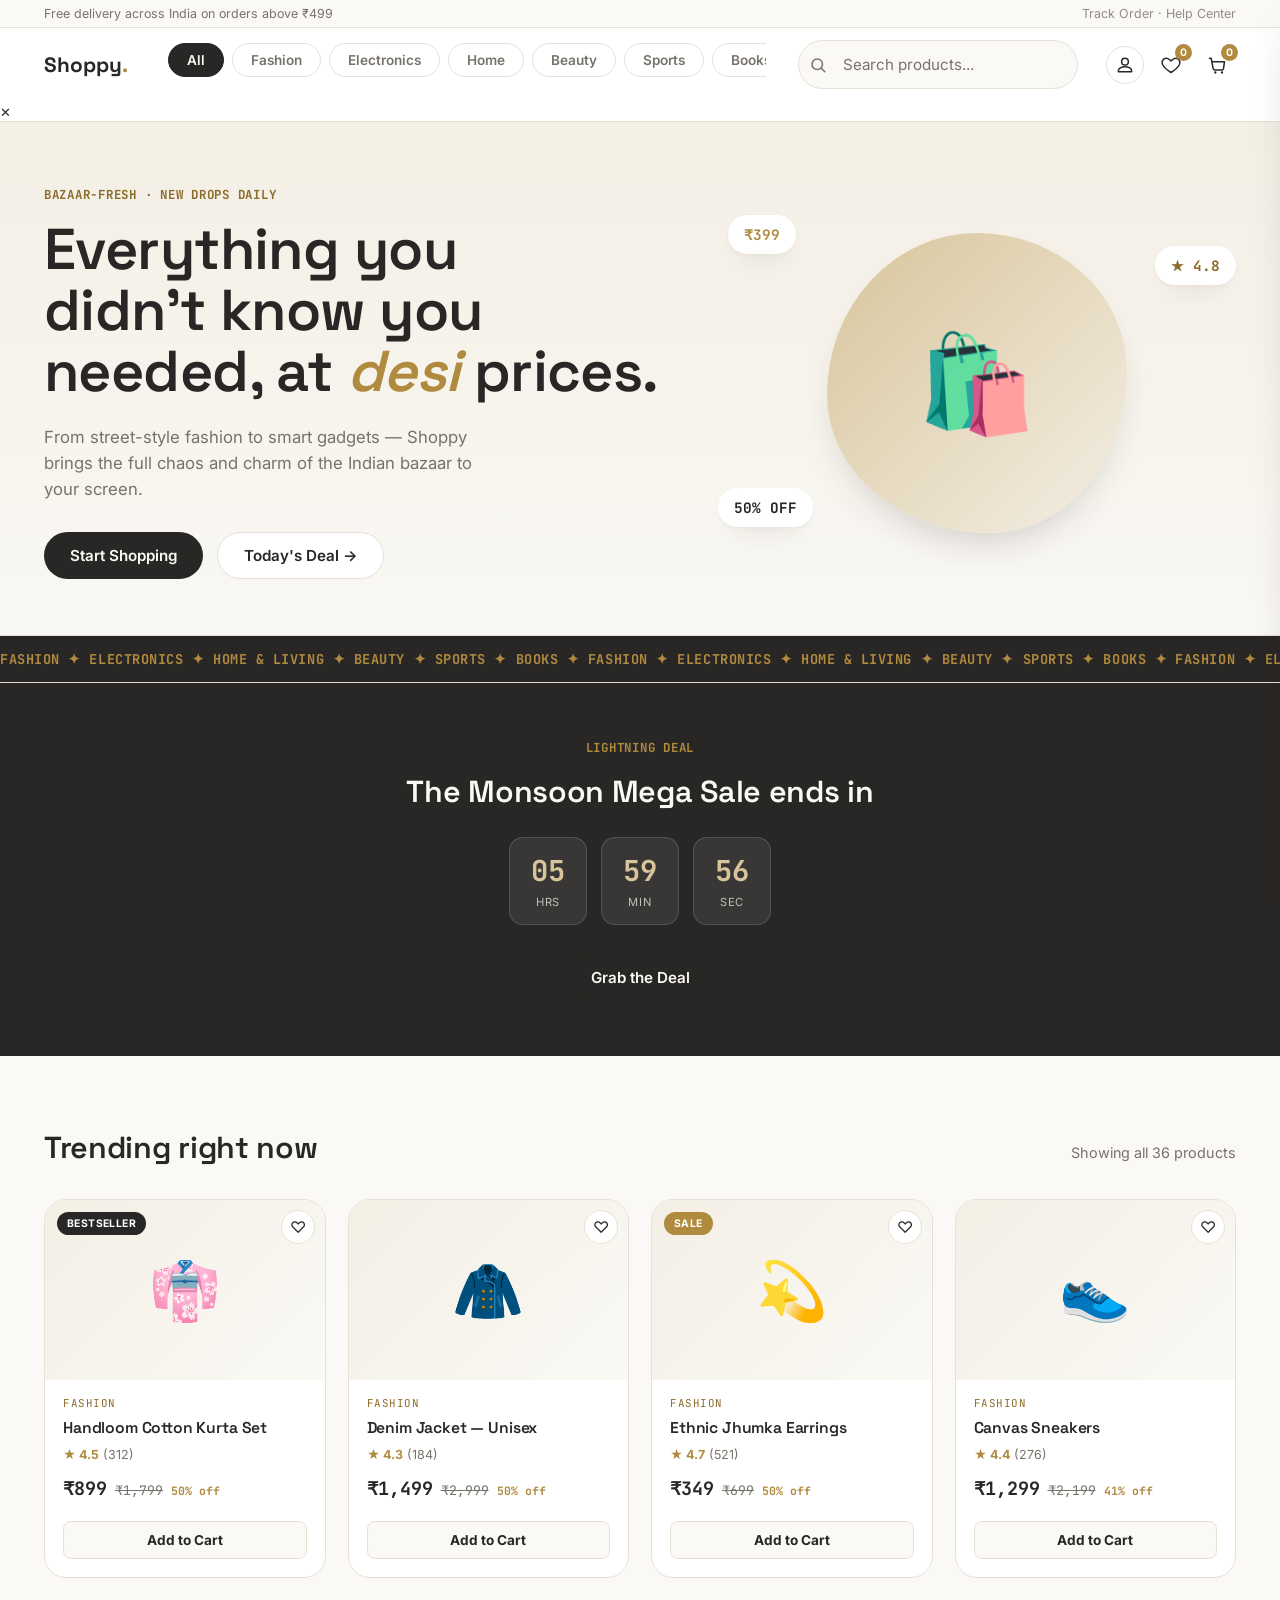
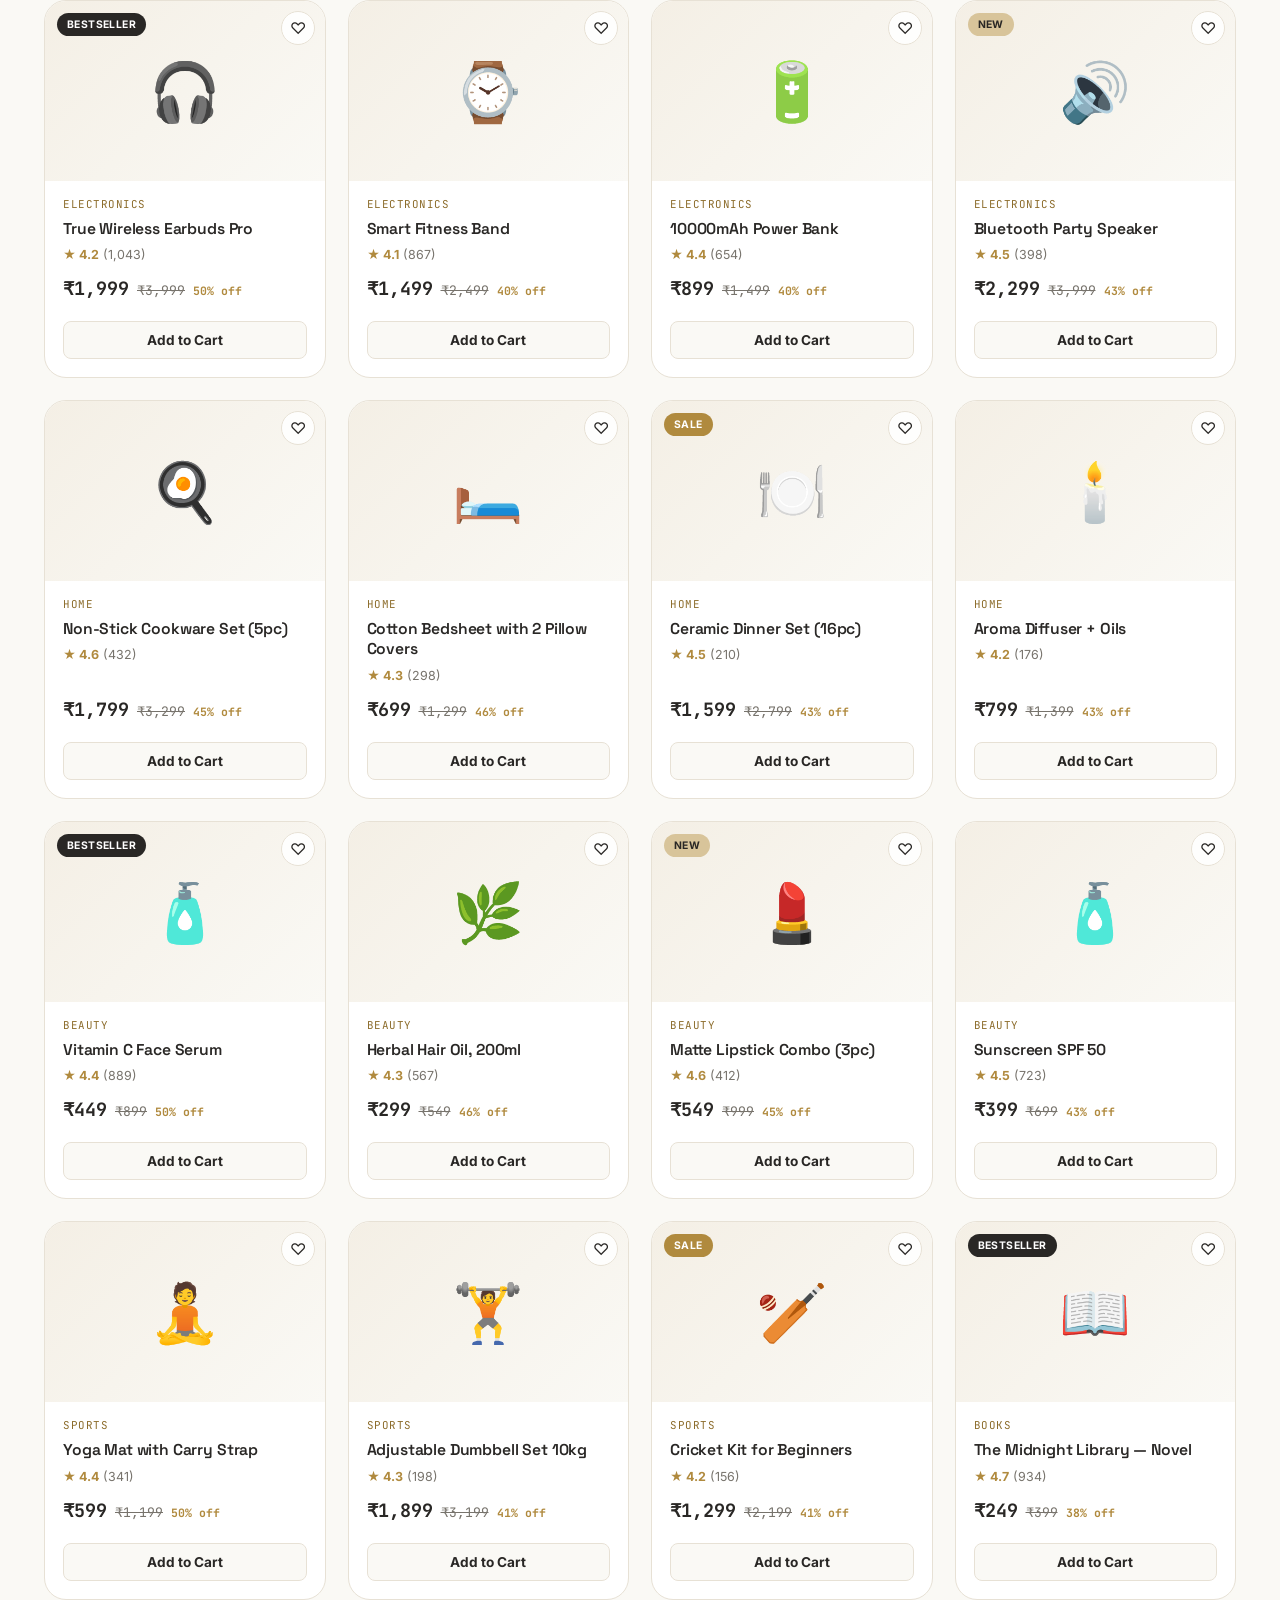
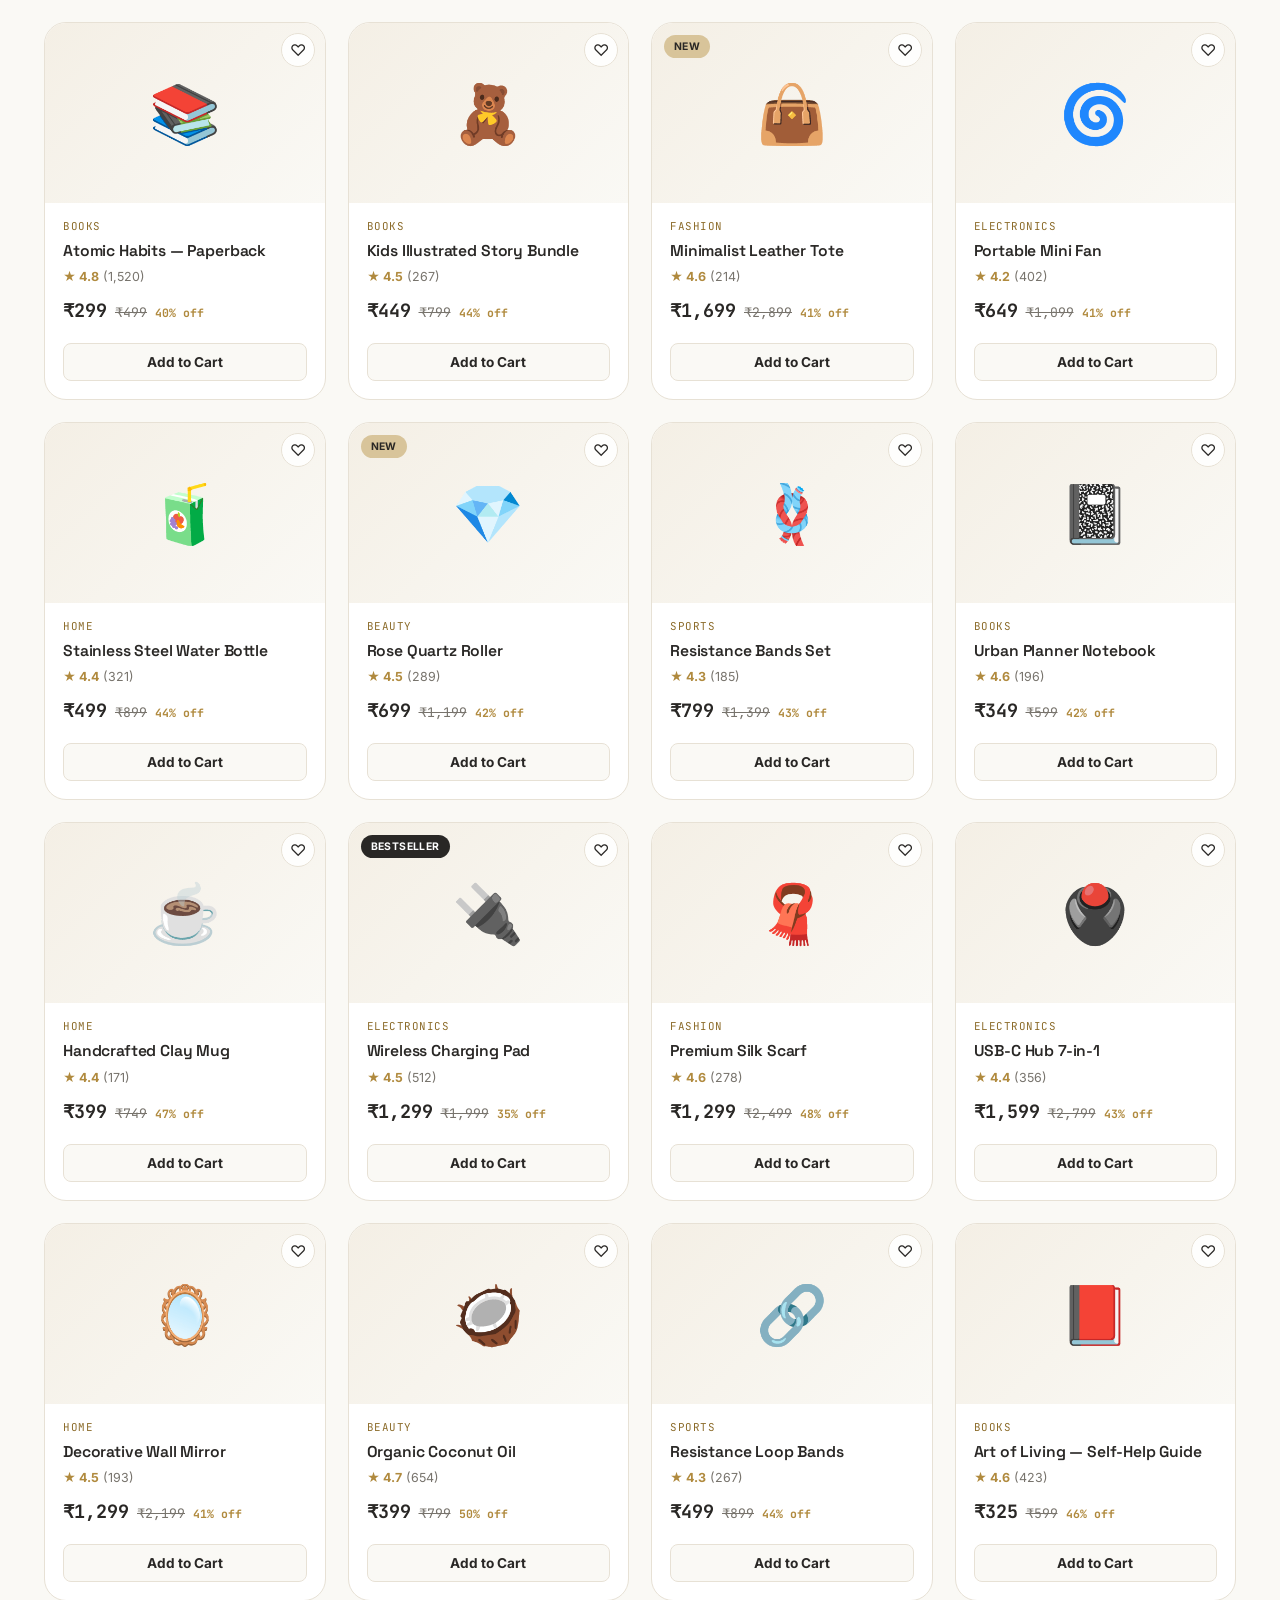
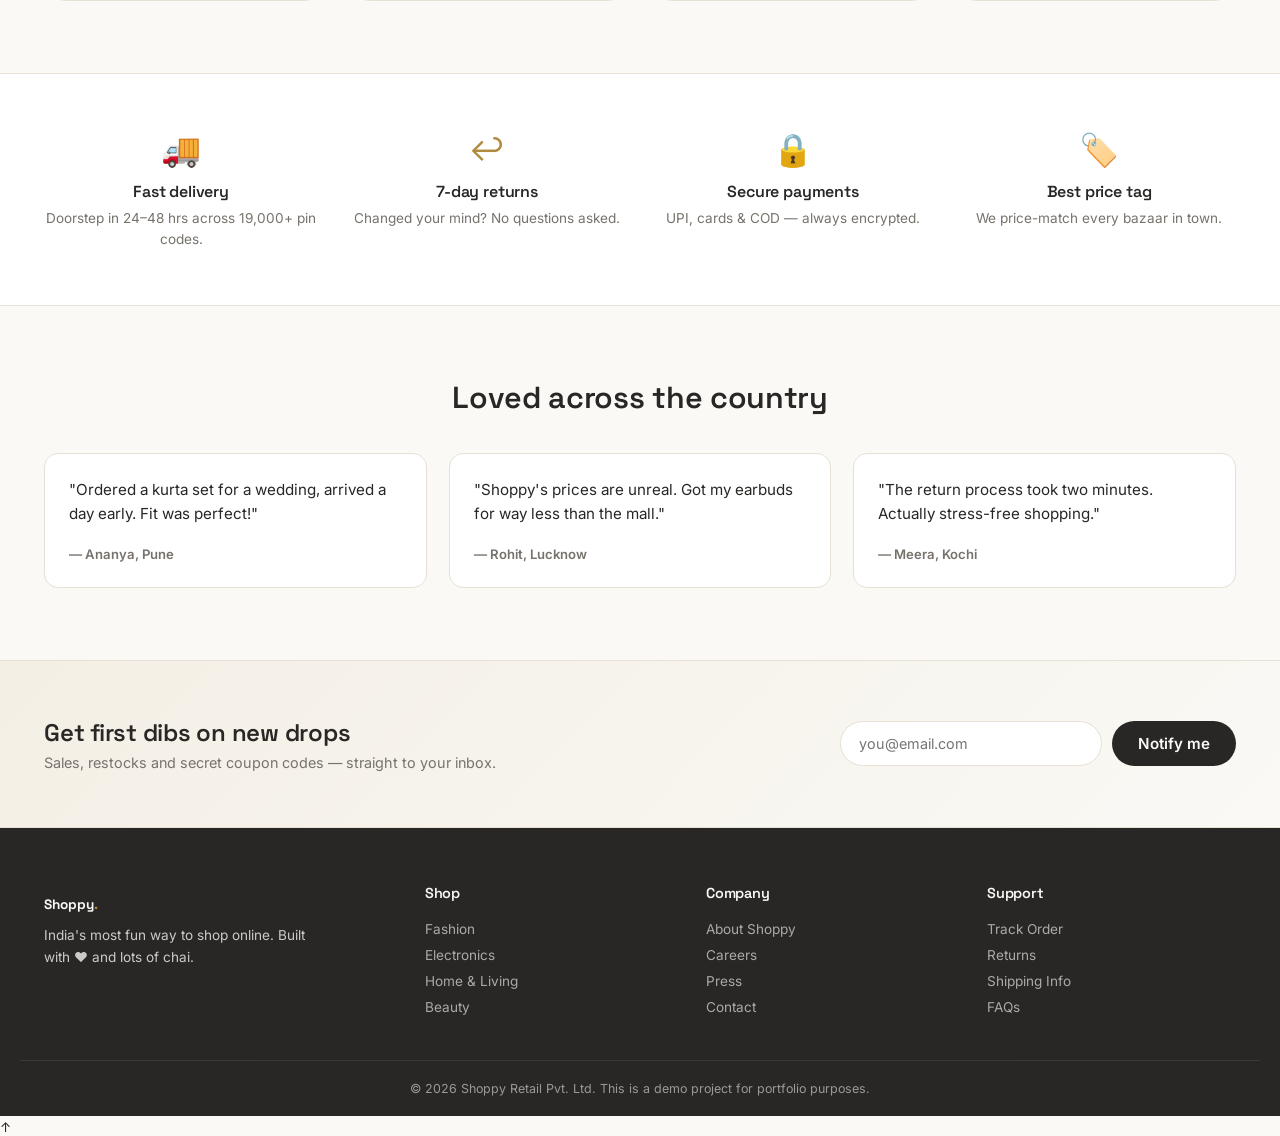
<file: index.html>
<!DOCTYPE html>
<html lang="en">
<head>
<meta charset="UTF-8">
<meta name="viewport" content="width=device-width, initial-scale=1.0">
<title>Shoppy — Shop the Streets of India, Online</title>
<link rel="preconnect" href="https://fonts.googleapis.com">
<link href="https://fonts.googleapis.com/css2?family=Space+Grotesk:wght@500;600;700&family=Inter:wght@400;500;600;700&family=JetBrains+Mono:wght@500;700&display=swap" rel="stylesheet">
<link rel="stylesheet" href="styles.css">
</head>
<body>

<!-- ============ HEADER ============ -->
<header class="site-header" id="siteHeader">
  <div class="header-top">
    <div class="wrap header-top-inner">
      <p>Free delivery across India on orders above ₹499</p>
      <p class="header-top-right">Track Order · Help Center</p>
    </div>
  </div>
  <div class="wrap header-main">
    <a href="#" class="logo">Shoppy<span class="logo-dot">.</span></a>

    <nav class="category-nav" id="categoryNav" aria-label="Main navigation"></nav>

    <div class="spacer"></div>

    <div class="search-compact">
      <svg width="18" height="18" viewBox="0 0 24 24" fill="none" class="search-icon"><circle cx="11" cy="11" r="7" stroke="currentColor" stroke-width="2"/><path d="M21 21l-4.3-4.3" stroke="currentColor" stroke-width="2" stroke-linecap="round"/></svg>
      <input type="text" id="searchInput" placeholder="Search products..." aria-label="Search products">
    </div>

    <div class="header-actions">
      <div class="login-menu">
        <button class="icon-btn login-trigger" id="loginTrigger" aria-label="Login">
          <svg width="20" height="20" viewBox="0 0 24 24" fill="none"><path d="M12 12a4 4 0 100-8 4 4 0 000 8zm0 2c-4.4 0-8 2.2-8 5v1h16v-1c0-2.8-3.6-5-8-5z" stroke="currentColor" stroke-width="1.8" stroke-linecap="round" stroke-linejoin="round"/></svg>
        </button>
        <div class="login-dropdown" id="loginDropdown">
          <a href="customer-login.html" class="login-option">Login as Customer</a>
          <a href="admin.html" class="login-option">Login as Admin</a>
        </div>
      </div>

      <button class="icon-btn" id="wishlistBtn" aria-label="Wishlist">
        <svg width="20" height="20" viewBox="0 0 24 24" fill="none"><path d="M12 21s-7.5-4.6-10-9.3C.4 8.2 2 4.5 6 4c2.2-.3 3.9 1 6 3 2.1-2 3.8-3.3 6-3 4 .5 5.6 4.2 4 7.7C19.5 16.4 12 21 12 21z" stroke="currentColor" stroke-width="1.8"/></svg>
        <span class="badge" id="wishlistCount">0</span>
      </button>
      <button class="icon-btn" id="cartBtn" aria-label="Cart">
        <svg width="20" height="20" viewBox="0 0 24 24" fill="none"><path d="M3 4h2l2.4 12.4a2 2 0 002 1.6h8.4a2 2 0 002-1.6L21 8H6" stroke="currentColor" stroke-width="1.8" stroke-linecap="round" stroke-linejoin="round"/><circle cx="10" cy="21" r="1.4" fill="currentColor"/><circle cx="18" cy="21" r="1.4" fill="currentColor"/></svg>
        <span class="badge" id="cartCount">0</span>
      </button>
    </div>
  </div>

  <!-- Mobile navigation drawer (injected by JS) -->
  <div id="mobileNav" class="mobile-nav" aria-hidden="true">
    <button class="mobile-close" id="mobileNavClose" aria-label="Close menu">✕</button>
    <div class="mobile-nav-inner" id="mobileNavInner"></div>
  </div>
</header>

<!-- ============ HERO ============ -->
<section class="hero">
  <div class="wrap hero-inner">
    <div class="hero-copy">
      <p class="eyebrow">Bazaar-fresh · New drops daily</p>
      <h1>Everything you<br>didn't know you<br>needed, at <span>desi</span> prices.</h1>
      <p class="hero-sub">From street-style fashion to smart gadgets — Shoppy brings the full chaos and charm of the Indian bazaar to your screen.</p>
      <div class="hero-cta">
        <a href="#shop" class="btn btn-primary">Start Shopping</a>
        <a href="#deal" class="btn btn-ghost">Today's Deal →</a>
      </div>
    </div>
    <div class="hero-visual" aria-hidden="true">
      <div class="tag-float tag1">₹399</div>
      <div class="tag-float tag2">50% OFF</div>
      <div class="tag-float tag3">★ 4.8</div>
      <div class="hero-blob">🛍️</div>
    </div>
  </div>
  <div class="marquee">
    <div class="marquee-track">
      <span>FASHION ✦ ELECTRONICS ✦ HOME &amp; LIVING ✦ BEAUTY ✦ SPORTS ✦ BOOKS ✦ FASHION ✦ ELECTRONICS ✦ HOME &amp; LIVING ✦ BEAUTY ✦ SPORTS ✦ BOOKS ✦</span>
      <span>FASHION ✦ ELECTRONICS ✦ HOME &amp; LIVING ✦ BEAUTY ✦ SPORTS ✦ BOOKS ✦ FASHION ✦ ELECTRONICS ✦ HOME &amp; LIVING ✦ BEAUTY ✦ SPORTS ✦ BOOKS ✦</span>
    </div>
  </div>
</section>

<!-- ============ TODAY'S DEAL ============ -->
<section class="deal" id="deal">
  <div class="wrap deal-inner">
    <div class="deal-copy">
      <p class="eyebrow eyebrow-light">Lightning Deal</p>
      <h2>The Monsoon Mega Sale ends in</h2>
      <div class="countdown" id="countdown">
        <div class="countdown-unit"><span id="cdHours">06</span><small>hrs</small></div>
        <div class="countdown-unit"><span id="cdMins">00</span><small>min</small></div>
        <div class="countdown-unit"><span id="cdSecs">00</span><small>sec</small></div>
      </div>
      <a href="#shop" class="btn btn-primary">Grab the Deal</a>
    </div>
  </div>
</section>

<!-- ============ SHOP / PRODUCTS ============ -->
<section class="shop" id="shop">
  <div class="wrap">
    <div class="shop-heading">
      <h2>Trending right now</h2>
      <p id="resultCount">Showing all products</p>
    </div>
    <div class="product-grid" id="productGrid">
      <!-- filled by JS -->
    </div>
    <p class="empty-state" id="emptyState" hidden>No products match your search. Try a different keyword or category.</p>
  </div>
</section>

<!-- ============ FEATURES STRIP ============ -->
<section class="features">
  <div class="wrap features-grid">
    <div class="feature">
      <span class="feature-icon">🚚</span>
      <h3>Fast delivery</h3>
      <p>Doorstep in 24–48 hrs across 19,000+ pin codes.</p>
    </div>
    <div class="feature">
      <span class="feature-icon">↩️</span>
      <h3>7-day returns</h3>
      <p>Changed your mind? No questions asked.</p>
    </div>
    <div class="feature">
      <span class="feature-icon">🔒</span>
      <h3>Secure payments</h3>
      <p>UPI, cards &amp; COD — always encrypted.</p>
    </div>
    <div class="feature">
      <span class="feature-icon">🏷️</span>
      <h3>Best price tag</h3>
      <p>We price-match every bazaar in town.</p>
    </div>
  </div>
</section>

<!-- ============ TESTIMONIALS ============ -->
<section class="testimonials">
  <div class="wrap">
    <h2>Loved across the country</h2>
    <div class="testimonial-grid">
      <div class="testimonial-card">
        <p>"Ordered a kurta set for a wedding, arrived a day early. Fit was perfect!"</p>
        <span>— Ananya, Pune</span>
      </div>
      <div class="testimonial-card">
        <p>"Shoppy's prices are unreal. Got my earbuds for way less than the mall."</p>
        <span>— Rohit, Lucknow</span>
      </div>
      <div class="testimonial-card">
        <p>"The return process took two minutes. Actually stress-free shopping."</p>
        <span>— Meera, Kochi</span>
      </div>
    </div>
  </div>
</section>

<!-- ============ NEWSLETTER ============ -->
<section class="newsletter">
  <div class="wrap newsletter-inner">
    <div>
      <h2>Get first dibs on new drops</h2>
      <p>Sales, restocks and secret coupon codes — straight to your inbox.</p>
    </div>
    <form id="newsletterForm">
      <input type="email" required placeholder="you@email.com">
      <button type="submit" class="btn btn-primary">Notify me</button>
    </form>
  </div>
</section>

<!-- ============ FOOTER ============ -->
<footer class="site-footer">
  <div class="wrap footer-grid">
    <div class="footer-brand">
      <p class="logo">Shoppy<span class="logo-dot">.</span></p>
      <p>India's most fun way to shop online. Built with ❤️ and lots of chai.</p>
    </div>
    <div>
      <h4>Shop</h4>
      <ul><li>Fashion</li><li>Electronics</li><li>Home &amp; Living</li><li>Beauty</li></ul>
    </div>
    <div>
      <h4>Company</h4>
      <ul><li>About Shoppy</li><li>Careers</li><li>Press</li><li>Contact</li></ul>
    </div>
    <div>
      <h4>Support</h4>
      <ul><li>Track Order</li><li>Returns</li><li>Shipping Info</li><li>FAQs</li></ul>
    </div>
  </div>
  <div class="wrap footer-bottom">
    <p>© 2026 Shoppy Retail Pvt. Ltd. This is a demo project for portfolio purposes.</p>
  </div>
</footer>

<!-- ============ CART DRAWER ============ -->
<div class="overlay" id="overlay"></div>
<aside class="cart-drawer" id="cartDrawer">
  <div class="cart-header">
    <h3>Your Cart</h3>
    <button id="closeCart" aria-label="Close cart">✕</button>
  </div>
  <div class="cart-items" id="cartItems">
    <!-- filled by JS -->
  </div>
  <div class="cart-footer">
    <div class="cart-row"><span>Subtotal</span><span id="cartSubtotal">₹0</span></div>
    <div class="cart-row"><span>Delivery</span><span id="cartDelivery">₹0</span></div>
    <div class="cart-row cart-discount" id="cartDiscountRow" hidden><span id="cartDiscountLabel">Coupon</span><span id="cartDiscount">₹0</span></div>
    <div class="cart-row cart-total"><span>Total</span><span id="cartTotal">₹0</span></div>

    <div class="coupon-panel">
      <h4>Coupon</h4>
      <div class="coupon-row">
        <input id="couponInput" type="text" placeholder="Enter coupon code" autocomplete="off">
        <button class="btn btn-ghost btn-sm" id="applyCouponBtn" type="button">Apply</button>
      </div>
      <p class="coupon-hint" id="couponHint">Admin-generated coupons are available here.</p>
      <button class="coupon-remove" id="removeCouponBtn" type="button" hidden>Remove coupon</button>
    </div>

    <form class="checkout-panel" id="checkoutForm">
      <h4>Delivery & Payment</h4>
      <label class="field">
        <span>Delivery Address</span>
        <textarea id="deliveryAddress" rows="3" placeholder="Enter your full delivery address" required></textarea>
      </label>

      <div class="field-grid">
        <label class="field">
          <span>Phone Number</span>
          <input id="phoneNumber" type="tel" placeholder="9876543210" required>
        </label>
        <label class="field">
          <span>Email Address</span>
          <input id="emailAddress" type="email" placeholder="you@example.com" required>
        </label>
      </div>

      <div class="payment-methods">
        <span>Payment Method</span>
        <label class="payment-option">
          <input type="radio" name="paymentMethod" value="cod" checked>
          <span>Cash on Delivery</span>
        </label>
        <label class="payment-option">
          <input type="radio" name="paymentMethod" value="upi">
          <span>UPI</span>
        </label>
        <label class="payment-option">
          <input type="radio" name="paymentMethod" value="card">
          <span>Card</span>
        </label>
      </div>

      <div class="payment-details" id="paymentDetails">
        <p class="payment-hint">Pay with cash when your order arrives.</p>
      </div>
    </form>

    <button class="btn btn-primary btn-block" id="checkoutBtn" type="button">Place Order</button>
  </div>
</aside>

<button class="back-to-top" id="backToTop" type="button" aria-label="Back to top">↑</button>

<div class="toast" id="toast"></div>

<script src="script.js"></script>
</body>
</html>
</file>
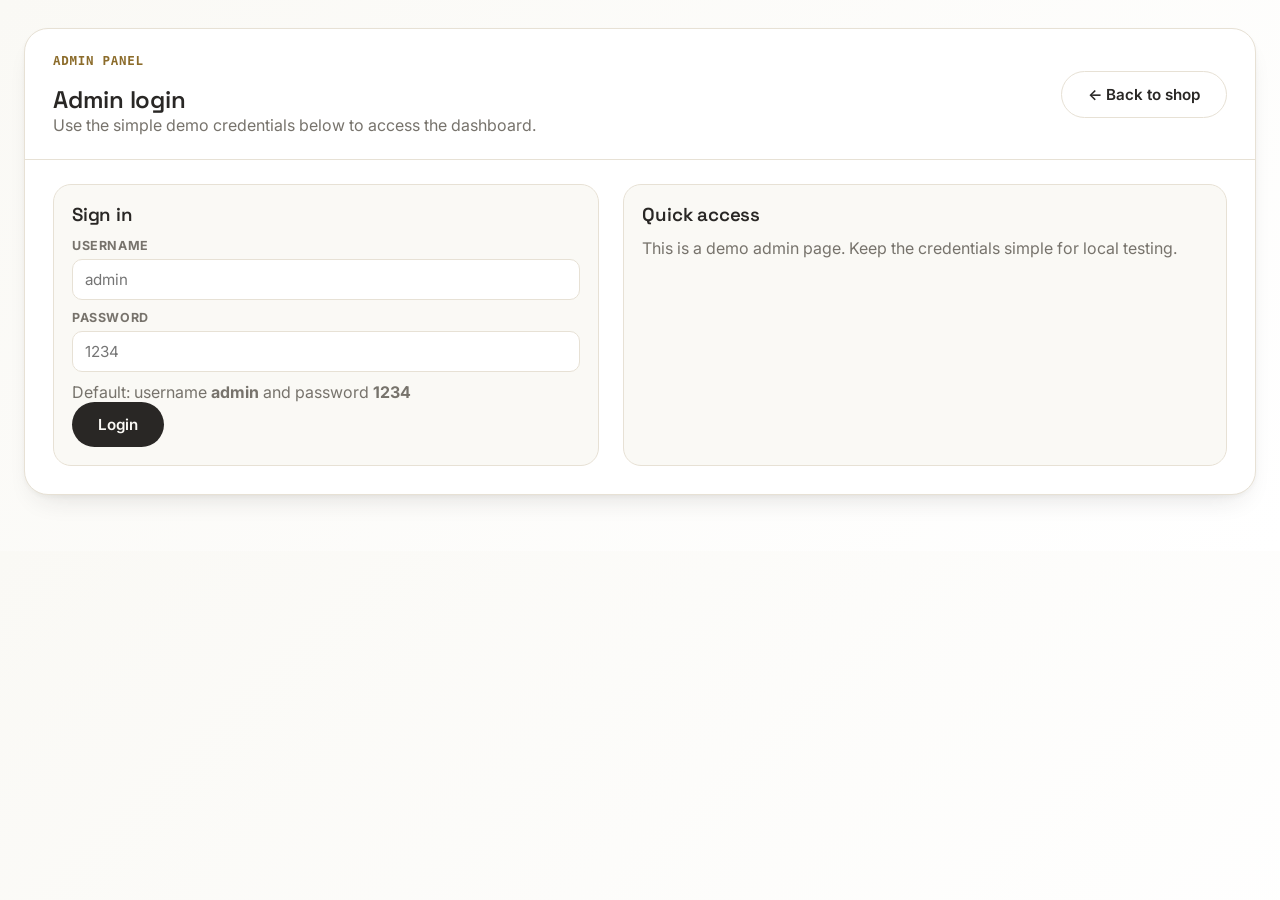
<file: admin.html>
<!DOCTYPE html>
<html lang="en">
<head>
  <meta charset="UTF-8" />
  <meta name="viewport" content="width=device-width, initial-scale=1.0" />
  <title>Shoppy Admin</title>
  <link rel="preconnect" href="https://fonts.googleapis.com">
  <link href="https://fonts.googleapis.com/css2?family=Space+Grotesk:wght@500;600;700&family=Inter:wght@400;500;600;700&display=swap" rel="stylesheet">
  <link rel="stylesheet" href="styles.css" />
  <style>
    body{ background:linear-gradient(135deg,var(--paper) 0%,#ffffff 100%); }
    .admin-shell{ max-width:1280px; margin:0 auto; padding:28px 24px 56px; }
    .admin-card{ background:var(--card); border:1px solid var(--line); border-radius:24px; box-shadow:var(--shadow-card); overflow:hidden; }
    .admin-header{ display:flex; justify-content:space-between; align-items:center; gap:12px; padding:24px 28px; border-bottom:1px solid var(--line); }
    .admin-actions{ display:flex; gap:10px; flex-wrap:wrap; }
    .admin-grid{ display:grid; grid-template-columns:0.95fr 1.05fr; gap:24px; padding:24px 28px 28px; }
    .panel{ background:var(--paper); border:1px solid var(--line); border-radius:18px; padding:18px; }
    .panel h3{ margin-bottom:12px; }
    .field{ display:flex; flex-direction:column; gap:6px; margin-bottom:10px; }
    .field span{ font-size:0.78rem; font-weight:700; text-transform:uppercase; color:var(--ink-soft); letter-spacing:0.05em; }
    .field input, .field select{ border:1px solid var(--line); border-radius:10px; padding:10px 12px; font-size:0.95rem; background:var(--card); }
    .field input:focus, .field select:focus{ outline:2.5px solid var(--accent); border-color:transparent; }
    .table-wrap{ overflow:auto; }
    table{ width:100%; border-collapse:collapse; min-width:620px; }
    th, td{ padding:10px 8px; border-bottom:1px solid var(--line); text-align:left; font-size:0.9rem; }
    th{ color:var(--ink-soft); font-size:0.75rem; text-transform:uppercase; letter-spacing:0.05em; }
    .row-actions{ display:flex; gap:8px; flex-wrap:wrap; }
    .row-actions button{ padding:7px 10px; border-radius:999px; border:1px solid var(--line); font-size:0.8rem; }
    .row-actions .edit{ color:var(--accent-strong); }
    .row-actions .delete{ color:var(--accent); }
    .pill{ display:inline-flex; align-items:center; gap:4px; padding:6px 10px; border-radius:999px; background:var(--card); border:1px solid var(--line); font-size:0.8rem; }
    .muted{ color:var(--ink-soft); }
    .coupon-list-wrap{ margin-top:14px; }
    @media (max-width:920px){ .admin-grid{ grid-template-columns:1fr; } }
    @media (max-width:640px){ .admin-shell{ padding:18px 14px 40px; } .admin-header{ flex-direction:column; align-items:flex-start; } .admin-actions{ width:100%; } .admin-actions .btn{ flex:1; justify-content:center; } }
  </style>
</head>
<body>
  <div class="admin-shell">
    <div class="admin-card" id="loginCard">
      <div class="admin-header">
        <div>
          <p class="eyebrow">Admin panel</p>
          <h2>Admin login</h2>
          <p class="muted">Use the simple demo credentials below to access the dashboard.</p>
        </div>
        <div class="admin-actions">
          <a href="index.html" class="btn btn-ghost">← Back to shop</a>
        </div>
      </div>

      <div class="admin-grid">
        <div class="panel">
          <h3>Sign in</h3>
          <form id="loginForm">
            <div class="field">
              <span>Username</span>
              <input id="adminUsername" required placeholder="admin" />
            </div>
            <div class="field">
              <span>Password</span>
              <input id="adminPassword" type="password" required placeholder="1234" />
            </div>
            <p class="muted">Default: username <strong>admin</strong> and password <strong>1234</strong></p>
            <div class="admin-actions">
              <button type="submit" class="btn btn-primary">Login</button>
            </div>
          </form>
        </div>
        <div class="panel">
          <h3>Quick access</h3>
          <p class="muted">This is a demo admin page. Keep the credentials simple for local testing.</p>
        </div>
      </div>
    </div>

    <div class="admin-card" id="dashboardCard" hidden>
      <div class="admin-header">
        <div>
          <p class="eyebrow">Admin panel</p>
          <h2>Manage products</h2>
          <p class="muted">Create, edit, and remove products from the storefront.</p>
        </div>
        <div class="admin-actions">
          <button type="button" id="logoutBtn" class="btn btn-ghost">Logout</button>
          <a href="index.html" class="btn btn-ghost">← Back to shop</a>
        </div>
      </div>

      <div class="admin-grid">
        <div class="panel">
          <h3 id="formTitle">Add a new product</h3>
          <form id="productForm">
            <input type="hidden" id="productId" />
            <div class="field">
              <span>Name</span>
              <input id="productName" required placeholder="Product name" />
            </div>
            <div class="field">
              <span>Category</span>
              <select id="productCategory" required>
                <option value="Fashion">Fashion</option>
                <option value="Electronics">Electronics</option>
                <option value="Home">Home</option>
                <option value="Beauty">Beauty</option>
                <option value="Sports">Sports</option>
                <option value="Books">Books</option>
              </select>
            </div>
            <div class="field">
              <span>Price</span>
              <input id="productPrice" type="number" min="1" required placeholder="899" />
            </div>
            <div class="field">
              <span>MRP</span>
              <input id="productMrp" type="number" min="1" required placeholder="1799" />
            </div>
            <div class="field">
              <span>Emoji</span>
              <input id="productEmoji" maxlength="2" placeholder="👘" />
            </div>
            <div class="field">
              <span>Badge</span>
              <input id="productBadge" placeholder="Bestseller" />
            </div>
            <div class="field">
              <span>Rating</span>
              <input id="productRating" type="number" step="0.1" min="0" max="5" placeholder="4.5" />
            </div>
            <div class="field">
              <span>Reviews</span>
              <input id="productReviews" type="number" min="0" placeholder="312" />
            </div>
            <div class="admin-actions">
              <button type="submit" class="btn btn-primary">Save product</button>
              <button type="button" id="cancelEdit" class="btn btn-ghost">Cancel</button>
            </div>
          </form>
        </div>

        <div class="panel">
          <h3>Product list</h3>
          <div class="table-wrap">
            <table>
              <thead>
                <tr>
                  <th>Name</th>
                  <th>Category</th>
                  <th>Price</th>
                  <th>Actions</th>
                </tr>
              </thead>
              <tbody id="productTableBody"></tbody>
            </table>
          </div>

          <div class="coupon-list-wrap">
            <h3>Generate coupon</h3>
            <form id="couponForm">
              <div class="field">
                <span>Coupon code</span>
                <input id="couponCode" required placeholder="SAVE10" />
              </div>
              <div class="field">
                <span>Discount %</span>
                <input id="couponDiscount" type="number" min="1" max="70" required placeholder="10" />
              </div>
              <div class="field">
                <span>Expires on</span>
                <input id="couponExpires" type="date" />
              </div>
              <div class="admin-actions">
                <button type="submit" class="btn btn-primary">Create coupon</button>
                <button type="button" id="couponReset" class="btn btn-ghost">Reset</button>
              </div>
            </form>
            <div class="table-wrap" style="margin-top:12px;">
              <table>
                <thead>
                  <tr>
                    <th>Code</th>
                    <th>Discount</th>
                    <th>Expires</th>
                    <th>Status</th>
                    <th>Actions</th>
                  </tr>
                </thead>
                <tbody id="couponTableBody"></tbody>
              </table>
            </div>
          </div>
        </div>
      </div>
    </div>
  </div>

  <script>
    const PRODUCT_STORAGE_KEY = 'shoppy_products';
    const loginCard = document.getElementById('loginCard');
    const dashboardCard = document.getElementById('dashboardCard');
    const loginForm = document.getElementById('loginForm');
    const logoutBtn = document.getElementById('logoutBtn');
    const form = document.getElementById('productForm');
    const productIdField = document.getElementById('productId');
    const formTitle = document.getElementById('formTitle');
    const cancelEditBtn = document.getElementById('cancelEdit');
    const tableBody = document.getElementById('productTableBody');

    function loadProducts(){
      const saved = localStorage.getItem(PRODUCT_STORAGE_KEY);
      return saved ? JSON.parse(saved) : [];
    }

    function saveProducts(products){
      localStorage.setItem(PRODUCT_STORAGE_KEY, JSON.stringify(products));
    }

    function money(value){
      return '₹' + Number(value).toLocaleString('en-IN');
    }

    function toggleDashboard(showDashboard){
      loginCard.hidden = showDashboard;
      dashboardCard.hidden = !showDashboard;
    }

    function checkLogin(){
      const saved = sessionStorage.getItem('shoppy_admin_logged_in');
      toggleDashboard(saved === 'true');
    }

    loginForm.addEventListener('submit', (event) => {
      event.preventDefault();
      const username = document.getElementById('adminUsername').value.trim();
      const password = document.getElementById('adminPassword').value;
      if (username === 'admin' && password === '1234') {
        sessionStorage.setItem('shoppy_admin_logged_in', 'true');
        toggleDashboard(true);
      } else {
        alert('Wrong username or password. Try admin / 1234');
      }
    });

    logoutBtn.addEventListener('click', () => {
      sessionStorage.removeItem('shoppy_admin_logged_in');
      toggleDashboard(false);
    });

    function renderProducts(){
      const products = loadProducts();
      if (!products.length) {
        tableBody.innerHTML = '<tr><td colspan="4" class="muted">No products yet. Add one above.</td></tr>';
        return;
      }
      tableBody.innerHTML = products.map(product => `
        <tr>
          <td><strong>${product.name}</strong></td>
          <td><span class="pill">${product.cat}</span></td>
          <td>${money(product.price)}</td>
          <td>
            <div class="row-actions">
              <button class="edit" data-id="${product.id}" type="button">Edit</button>
              <button class="delete" data-id="${product.id}" type="button">Delete</button>
            </div>
          </td>
        </tr>
      `).join('');
    }

    function resetForm(){
      form.reset();
      productIdField.value = '';
      formTitle.textContent = 'Add a new product';
    }

    form.addEventListener('submit', (e) => {
      e.preventDefault();
      const products = loadProducts();
      const id = productIdField.value ? Number(productIdField.value) : Date.now();
      const product = {
        id,
        name: document.getElementById('productName').value.trim(),
        cat: document.getElementById('productCategory').value,
        price: Number(document.getElementById('productPrice').value),
        mrp: Number(document.getElementById('productMrp').value),
        emoji: document.getElementById('productEmoji').value.trim() || '🛍️',
        bg: 'linear-gradient(135deg,#F7E8D5,#EFC9A4)',
        badge: document.getElementById('productBadge').value.trim() || '',
        rating: Number(document.getElementById('productRating').value) || 4.3,
        reviews: Number(document.getElementById('productReviews').value) || 0,
      };

      const existingIndex = products.findIndex(item => item.id === id);
      if (existingIndex >= 0) {
        products[existingIndex] = product;
      } else {
        products.unshift(product);
      }

      saveProducts(products);
      renderProducts();
      resetForm();
      window.location.reload();
    });

    cancelEditBtn.addEventListener('click', resetForm);

    tableBody.addEventListener('click', (event) => {
      const deleteBtn = event.target.closest('.delete');
      const editBtn = event.target.closest('.edit');
      if (deleteBtn) {
        const id = Number(deleteBtn.dataset.id);
        const products = loadProducts().filter(product => product.id !== id);
        saveProducts(products);
        renderProducts();
        return;
      }
      if (editBtn) {
        const id = Number(editBtn.dataset.id);
        const product = loadProducts().find(item => item.id === id);
        if (!product) return;
        productIdField.value = product.id;
        document.getElementById('productName').value = product.name;
        document.getElementById('productCategory').value = product.cat;
        document.getElementById('productPrice').value = product.price;
        document.getElementById('productMrp').value = product.mrp;
        document.getElementById('productEmoji').value = product.emoji;
        document.getElementById('productBadge').value = product.badge || '';
        document.getElementById('productRating').value = product.rating;
        document.getElementById('productReviews').value = product.reviews;
        formTitle.textContent = 'Edit product';
      }
    });

    checkLogin();
    renderProducts();
  </script>
</body>
</html>
</file>
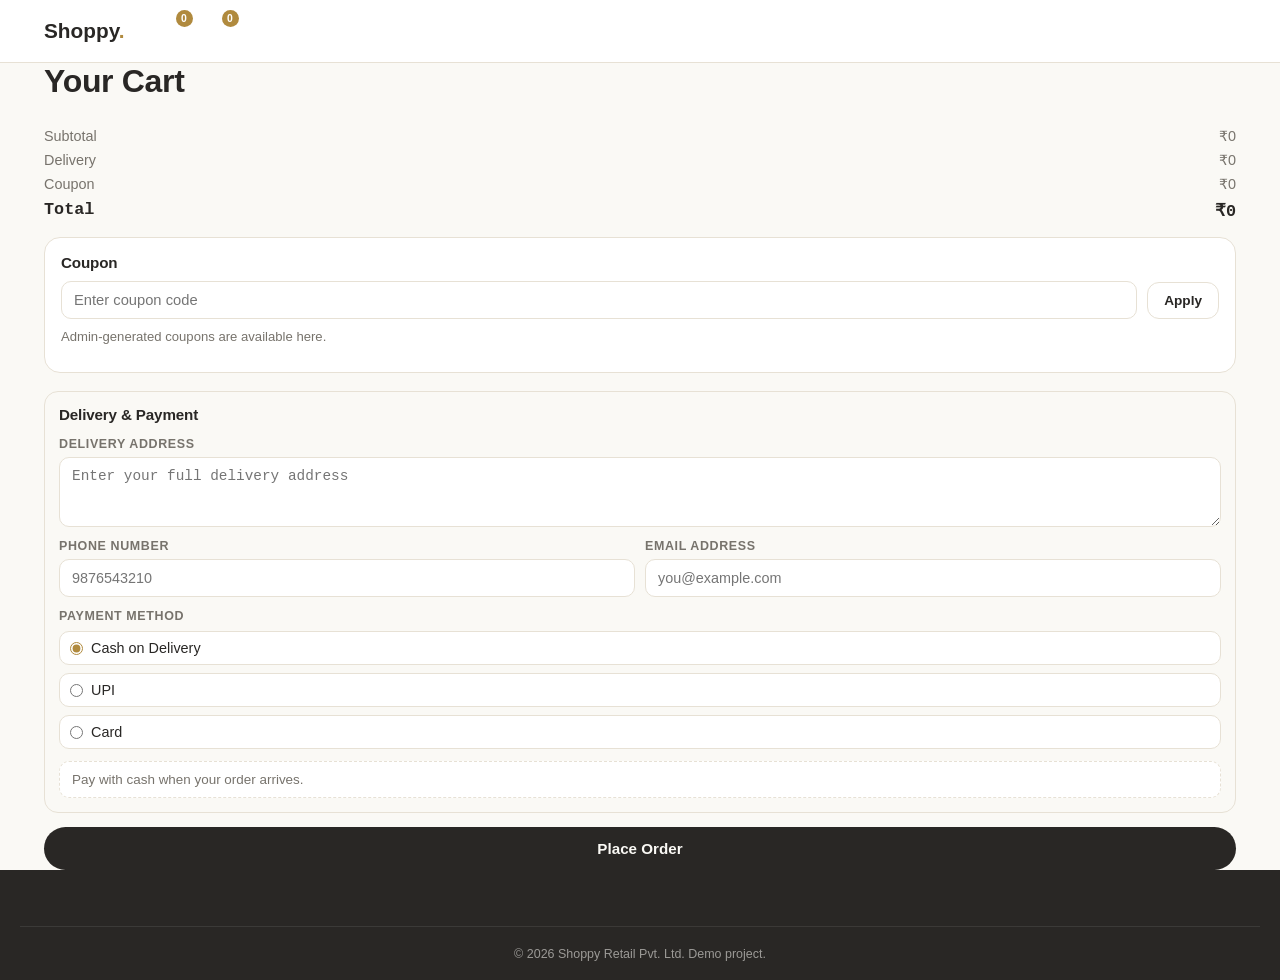
<file: cart.html>
<!DOCTYPE html>
<html lang="en">
<head>
  <meta charset="UTF-8">
  <meta name="viewport" content="width=device-width, initial-scale=1.0">
  <title>Shoppy — Cart</title>
  <link rel="stylesheet" href="styles.css">
</head>
<body>

<header class="site-header">
  <div class="wrap header-main">
    <a href="index.html" class="logo">Shoppy<span class="logo-dot">.</span></a>
    <div class="header-actions">
      <button class="icon-btn" id="wishlistBtn" aria-label="Wishlist">
        <span class="badge" id="wishlistCount">0</span>
      </button>
      <button class="icon-btn" id="cartBtn" aria-label="Cart">
        <span class="badge" id="cartCount">0</span>
      </button>
    </div>
  </div>
</header>

<main class="wrap cart-page">
  <h1>Your Cart</h1>

  <section class="cart-main">
    <div class="cart-items" id="cartItems">
      <!-- filled by JS -->
    </div>

    <aside class="cart-summary">
      <div class="cart-row"><span>Subtotal</span><span id="cartSubtotal">₹0</span></div>
      <div class="cart-row"><span>Delivery</span><span id="cartDelivery">₹0</span></div>
      <div class="cart-row cart-discount" id="cartDiscountRow" hidden><span id="cartDiscountLabel">Coupon</span><span id="cartDiscount">₹0</span></div>
      <div class="cart-row cart-total"><span>Total</span><span id="cartTotal">₹0</span></div>

      <div class="coupon-panel">
        <h4>Coupon</h4>
        <div class="coupon-row">
          <input id="couponInput" type="text" placeholder="Enter coupon code" autocomplete="off">
          <button class="btn btn-ghost btn-sm" id="applyCouponBtn" type="button">Apply</button>
        </div>
        <p class="coupon-hint" id="couponHint">Admin-generated coupons are available here.</p>
        <button class="coupon-remove" id="removeCouponBtn" type="button" hidden>Remove coupon</button>
      </div>

      <form class="checkout-panel" id="checkoutForm">
        <h4>Delivery & Payment</h4>
        <label class="field">
          <span>Delivery Address</span>
          <textarea id="deliveryAddress" rows="3" placeholder="Enter your full delivery address" required></textarea>
        </label>

        <div class="field-grid">
          <label class="field">
            <span>Phone Number</span>
            <input id="phoneNumber" type="tel" placeholder="9876543210" required>
          </label>
          <label class="field">
            <span>Email Address</span>
            <input id="emailAddress" type="email" placeholder="you@example.com" required>
          </label>
        </div>

        <div class="payment-methods">
          <span>Payment Method</span>
          <label class="payment-option"><input type="radio" name="paymentMethod" value="cod" checked><span>Cash on Delivery</span></label>
          <label class="payment-option"><input type="radio" name="paymentMethod" value="upi"><span>UPI</span></label>
          <label class="payment-option"><input type="radio" name="paymentMethod" value="card"><span>Card</span></label>
        </div>

        <div class="payment-details" id="paymentDetails"><p class="payment-hint">Pay with cash when your order arrives.</p></div>
      </form>

      <button class="btn btn-primary btn-block" id="checkoutBtn" type="button">Place Order</button>
    </aside>
  </section>
</main>

<footer class="site-footer">
  <div class="wrap footer-bottom">
    <p>© 2026 Shoppy Retail Pvt. Ltd. Demo project.</p>
  </div>
</footer>

<div class="toast" id="toast"></div>

<script src="script.js"></script>
</body>
</html>
</file>
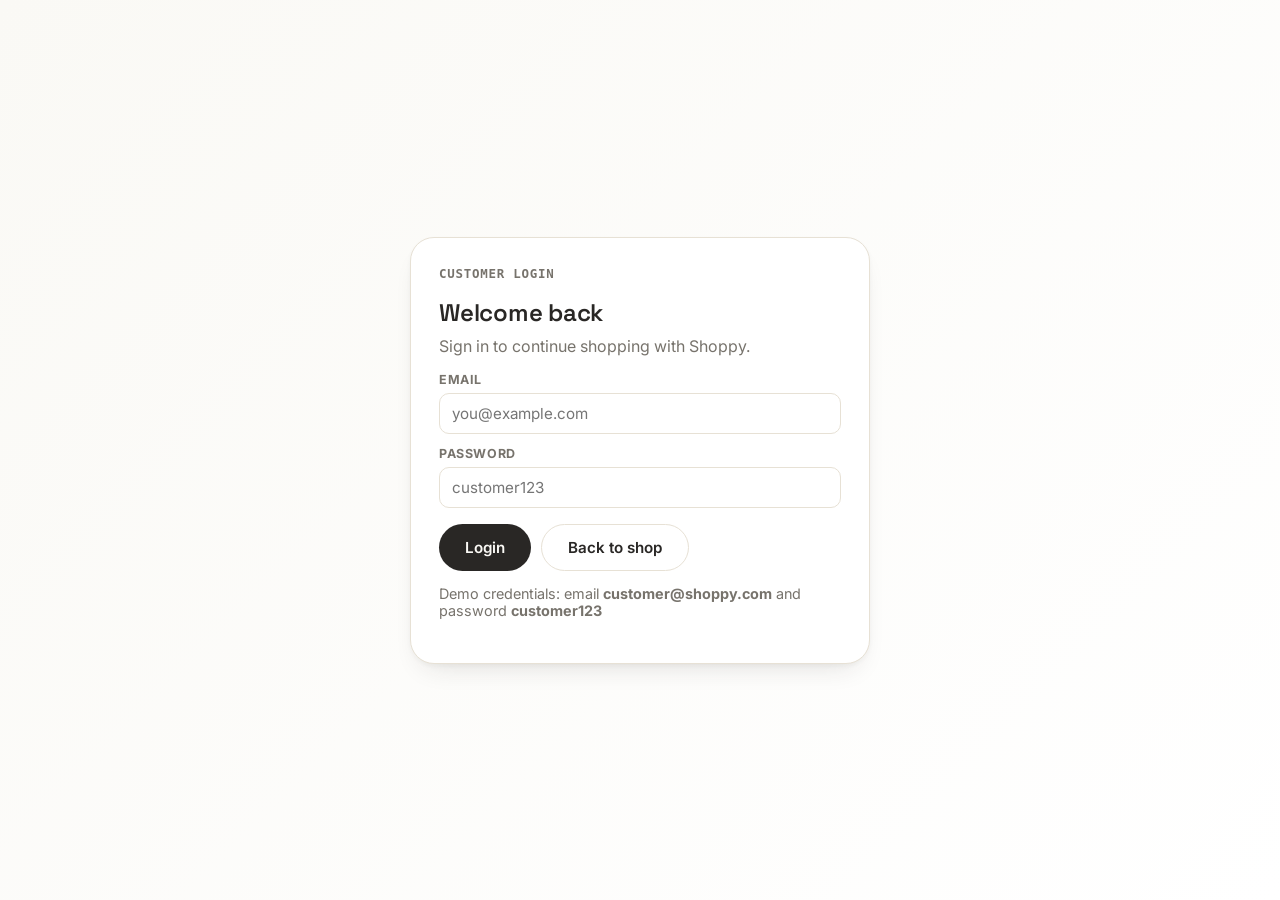
<file: customer-login.html>
<!DOCTYPE html>
<html lang="en">
<head>
  <meta charset="UTF-8" />
  <meta name="viewport" content="width=device-width, initial-scale=1.0" />
  <title>Shoppy — Customer Login</title>
  <link rel="preconnect" href="https://fonts.googleapis.com">
  <link href="https://fonts.googleapis.com/css2?family=Space+Grotesk:wght@500;600;700&family=Inter:wght@400;500;600;700&display=swap" rel="stylesheet">
  <link rel="stylesheet" href="styles.css" />
  <style>
    body{ min-height:100vh; display:flex; align-items:center; justify-content:center; padding:24px; background:linear-gradient(135deg,var(--paper) 0%,#ffffff 100%); }
    .auth-card{ width:min(460px,100%); background:var(--card); border:1px solid var(--line); border-radius:24px; box-shadow:var(--shadow-card); padding:28px; }
    .auth-card h2{ margin-bottom:8px; }
    .auth-card p{ color:var(--ink-soft); margin-bottom:16px; }
    .field{ display:flex; flex-direction:column; gap:6px; margin-bottom:12px; }
    .field span{ font-size:0.78rem; font-weight:700; text-transform:uppercase; color:var(--ink-soft); letter-spacing:0.05em; }
    .field input{ border:1px solid var(--line); border-radius:10px; padding:10px 12px; font-size:0.95rem; background:var(--card); }
    .field input:focus{ outline:2.5px solid var(--accent); border-color:transparent; }
    .auth-actions{ display:flex; gap:10px; margin-top:16px; flex-wrap:wrap; }
    .muted{ color:var(--ink-soft); font-size:0.9rem; }
  </style>
</head>
<body>
  <div class="auth-card">
    <p class="eyebrow">Customer login</p>
    <h2>Welcome back</h2>
    <p>Sign in to continue shopping with Shoppy.</p>
    <form id="customerLoginForm">
      <div class="field">
        <span>Email</span>
        <input id="customerEmail" type="email" placeholder="you@example.com" required />
      </div>
      <div class="field">
        <span>Password</span>
        <input id="customerPassword" type="password" placeholder="customer123" required />
      </div>
      <div class="auth-actions">
        <button type="submit" class="btn btn-primary">Login</button>
        <a href="index.html" class="btn btn-ghost">Back to shop</a>
      </div>
    </form>
    <p class="muted" style="margin-top:14px;">Demo credentials: email <strong>customer@shoppy.com</strong> and password <strong>customer123</strong></p>
  </div>

  <script>
    document.getElementById('customerLoginForm').addEventListener('submit', function (event) {
      event.preventDefault();
      const email = document.getElementById('customerEmail').value.trim();
      const password = document.getElementById('customerPassword').value;
      if (email === 'customer@shoppy.com' && password === 'customer123') {
        alert('Customer login successful!');
        window.location.href = 'index.html';
      } else {
        alert('Wrong credentials. Try customer@shoppy.com / customer123');
      }
    });
  </script>
</body>
</html>
</file>
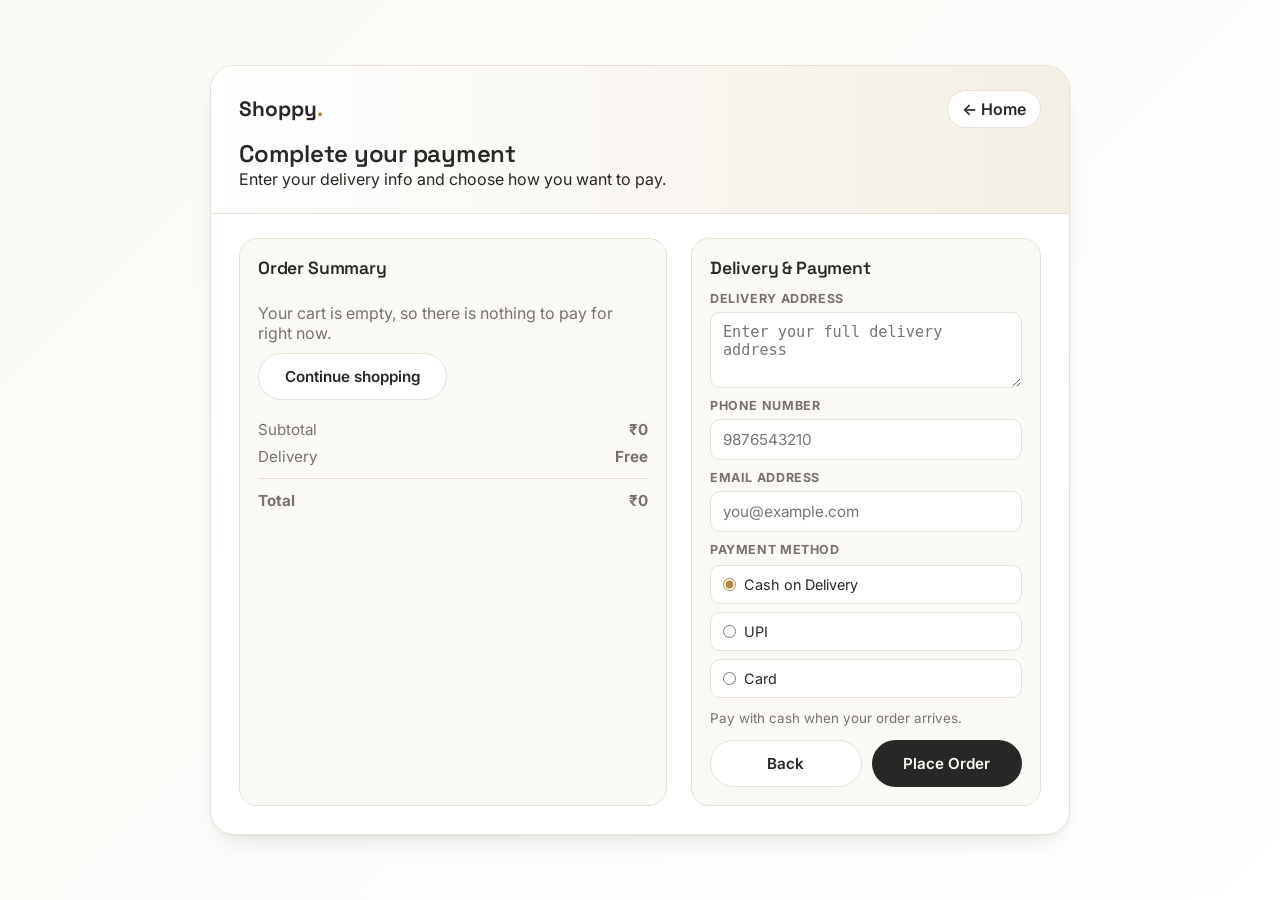
<file: payment.html>
<!DOCTYPE html>
<html lang="en">
<head>
  <meta charset="UTF-8" />
  <meta name="viewport" content="width=device-width, initial-scale=1.0" />
  <title>Shoppy — Payment</title>
  <link rel="preconnect" href="https://fonts.googleapis.com">
  <link href="https://fonts.googleapis.com/css2?family=Space+Grotesk:wght@500;600;700&family=Inter:wght@400;500;600;700&display=swap" rel="stylesheet">
  <link rel="stylesheet" href="styles.css" />
  <style>
    body{ min-height:100vh; display:flex; align-items:center; justify-content:center; padding:24px; background:linear-gradient(135deg,var(--paper) 0%,#ffffff 100%); }
    .payment-page{ width:min(860px, 100%); background:var(--card); border:1px solid var(--line); border-radius:24px; box-shadow:var(--shadow-card); overflow:hidden; }
    .payment-header{ padding:24px 28px; border-bottom:1px solid var(--line); background:linear-gradient(90deg, var(--card) 0%, var(--surface) 100%); }
    .payment-header-top{ display:flex; align-items:center; justify-content:space-between; gap:12px; margin-bottom:10px; }
    .home-link{ display:inline-flex; align-items:center; gap:6px; padding:8px 14px; border-radius:999px; border:1px solid var(--line); background:var(--card); font-weight:600; color:var(--ink); }
    .home-link:hover{ border-color:var(--accent); background:var(--surface); }
    .payment-body{ display:grid; grid-template-columns:1.1fr 0.9fr; gap:24px; padding:24px 28px 28px; }
    .summary-card, .form-card{ background:var(--paper); border:1px solid var(--line); border-radius:18px; padding:18px; }
    .summary-card h3, .form-card h3{ margin-bottom:12px; font-size:1.1rem; }
    .summary-item{ display:flex; justify-content:space-between; gap:10px; margin:8px 0; color:var(--ink-soft); font-size:0.95rem; }
    .summary-total{ margin-top:12px; padding-top:12px; border-top:1px solid var(--line); font-weight:700; }
    .field{ display:flex; flex-direction:column; gap:6px; margin-bottom:10px; }
    .field span{ font-size:0.78rem; font-weight:700; color:var(--ink-soft); text-transform:uppercase; letter-spacing:0.05em; }
    .field input, .field textarea{ border:1px solid var(--line); border-radius:10px; padding:10px 12px; font-size:0.95rem; background:var(--card); }
    .field input:focus, .field textarea:focus{ outline:2.5px solid var(--accent); border-color:transparent; }
    .payment-options{ display:flex; flex-direction:column; gap:8px; margin:10px 0 12px; }
    .payment-option{ display:flex; align-items:center; gap:8px; padding:10px 12px; border:1px solid var(--line); border-radius:10px; background:var(--card); }
    .actions{ display:flex; gap:10px; margin-top:14px; }
    .actions .btn{ flex:1; }
    .status-card{ margin-top:14px; padding:14px 16px; border-radius:12px; border:1px solid var(--line); background:var(--surface); color:var(--ink); }
    .status-card.success{ border-color:rgba(176,138,62,0.28); background:rgba(216,196,154,0.18); }
    .status-card.error{ border-color:rgba(120,115,108,0.28); background:rgba(244,239,229,0.42); }
    .status-card h4{ margin-bottom:6px; }
    .empty-summary{ padding:12px 0; color:var(--ink-soft); }
    .empty-summary .btn{ margin-top:10px; }
    .field input.invalid, .field textarea.invalid{ border-color:#d24545; box-shadow:0 0 0 3px rgba(210,69,69,0.12); }
    .btn:disabled{ opacity:0.7; cursor:not-allowed; transform:none; }
    @media (max-width:760px){ .payment-body{ grid-template-columns:1fr; } .actions{ flex-direction:column; } }
  </style>
</head>
<body>
  <div class="payment-page">
    <div class="payment-header">
      <div class="payment-header-top">
        <a href="index.html" class="logo">Shoppy<span class="logo-dot">.</span></a>
        <a href="index.html" class="home-link">← Home</a>
      </div>
      <h2>Complete your payment</h2>
      <p>Enter your delivery info and choose how you want to pay.</p>
    </div>

    <div class="payment-body">
      <div class="summary-card">
        <h3>Order Summary</h3>
        <div id="summaryItems"></div>
        <div class="summary-item"><span>Subtotal</span><strong id="summarySubtotal">₹0</strong></div>
        <div class="summary-item"><span>Delivery</span><strong id="summaryDelivery">₹0</strong></div>
        <div id="couponSummary"></div>
        <div class="summary-item summary-total"><span>Total</span><strong id="summaryTotal">₹0</strong></div>
      </div>

      <div class="form-card">
        <h3>Delivery & Payment</h3>
        <label class="field">
          <span>Delivery Address</span>
          <textarea id="deliveryAddress" rows="3" placeholder="Enter your full delivery address" required></textarea>
        </label>

        <div class="field">
          <span>Phone Number</span>
          <input id="phoneNumber" type="tel" placeholder="9876543210" required>
        </div>

        <div class="field">
          <span>Email Address</span>
          <input id="emailAddress" type="email" placeholder="you@example.com" required>
        </div>

        <div class="payment-options">
          <span style="font-size:0.78rem; font-weight:700; color:var(--ink-soft); text-transform:uppercase; letter-spacing:0.05em;">Payment Method</span>
          <label class="payment-option"><input type="radio" name="paymentMethod" value="cod" checked> Cash on Delivery</label>
          <label class="payment-option"><input type="radio" name="paymentMethod" value="upi"> UPI</label>
          <label class="payment-option"><input type="radio" name="paymentMethod" value="card"> Card</label>
        </div>

        <div id="paymentDetails">
          <p class="payment-hint">Pay with cash when your order arrives.</p>
        </div>

        <div class="actions">
          <a href="index.html" class="btn btn-ghost">Back</a>
          <button class="btn btn-primary" id="placeOrderBtn" type="button">Place Order</button>
        </div>
        <div id="orderStatus" class="status-card" hidden></div>
      </div>
    </div>
  </div>

  <script>
    const summaryItems = document.getElementById('summaryItems');
    const summarySubtotal = document.getElementById('summarySubtotal');
    const summaryDelivery = document.getElementById('summaryDelivery');
    const summaryTotal = document.getElementById('summaryTotal');
    const paymentDetails = document.getElementById('paymentDetails');
    const placeOrderBtn = document.getElementById('placeOrderBtn');
    const orderStatus = document.getElementById('orderStatus');
    const deliveryAddress = document.getElementById('deliveryAddress');
    const phoneNumber = document.getElementById('phoneNumber');
    const emailAddress = document.getElementById('emailAddress');
    const paymentMethodInputs = document.querySelectorAll('input[name="paymentMethod"]');

    function money(value) {
      return '₹' + value.toLocaleString('en-IN');
    }

    function readSummary() {
      return JSON.parse(localStorage.getItem('shoppy_checkout_summary') || '{}');
    }

    function renderSummary(summary) {
      if (summary.items && summary.items.length) {
        summaryItems.innerHTML = summary.items.map(item => `
          <div class="summary-item">
            <span>${item.name} × ${item.qty}</span>
            <strong>${money(item.price * item.qty)}</strong>
          </div>
        `).join('');
        summarySubtotal.textContent = money(summary.subtotal || 0);
        summaryDelivery.textContent = summary.delivery === 0 ? 'Free' : money(summary.delivery || 0);
        summaryTotal.textContent = money(summary.total || 0);
      } else {
        summaryItems.innerHTML = `
          <div class="empty-summary">
            <p>Your cart is empty, so there is nothing to pay for right now.</p>
            <a href="index.html" class="btn btn-ghost">Continue shopping</a>
          </div>
        `;
        summarySubtotal.textContent = money(0);
        summaryDelivery.textContent = 'Free';
        summaryTotal.textContent = money(0);
      }
    }

    function applyCheckoutDraft() {
      const draft = JSON.parse(localStorage.getItem('shoppy_checkout_draft') || '{}');
      if (draft.address) deliveryAddress.value = draft.address;
      if (draft.phone) phoneNumber.value = draft.phone;
      if (draft.email) emailAddress.value = draft.email;
      if (draft.paymentMethod) {
        const selectedRadio = document.querySelector(`input[name="paymentMethod"][value="${draft.paymentMethod}"]`);
        if (selectedRadio) selectedRadio.checked = true;
      }
    }

    function showStatus(message, type = 'success') {
      orderStatus.hidden = false;
      orderStatus.className = `status-card ${type}`;
      orderStatus.innerHTML = `<h4>${type === 'success' ? 'Order confirmed' : 'We need a bit more info'}</h4><p>${message}</p>`;
    }

    function markInvalid(input, valid) {
      input.classList.toggle('invalid', !valid);
    }

    function renderPaymentDetails() {
      const selected = document.querySelector('input[name="paymentMethod"]:checked')?.value || 'cod';
      if (selected === 'upi') {
        paymentDetails.innerHTML = `
          <div class="field">
            <span>UPI ID</span>
            <input id="upiId" type="text" placeholder="yourname@upi" required>
          </div>
        `;
      } else if (selected === 'card') {
        paymentDetails.innerHTML = `
          <div class="field">
            <span>Card Number</span>
            <input id="cardNumber" type="text" placeholder="1234 5678 9012 3456" required>
          </div>
          <div class="field">
            <span>Name on Card</span>
            <input id="cardName" type="text" placeholder="Aarav Sharma" required>
          </div>
          <div class="field">
            <span>Expiry</span>
            <input id="cardExpiry" type="text" placeholder="MM/YY" required>
          </div>
        `;
      } else {
        paymentDetails.innerHTML = '<p class="payment-hint">Pay with cash when your order arrives.</p>';
      }
    }

    paymentMethodInputs.forEach(r => r.addEventListener('change', renderPaymentDetails));
    renderSummary(readSummary());
    applyCheckoutDraft();
    renderPaymentDetails();

    placeOrderBtn.addEventListener('click', () => {
      const address = deliveryAddress.value.trim();
      const phone = phoneNumber.value.trim();
      const email = emailAddress.value.trim();

      markInvalid(deliveryAddress, Boolean(address));
      markInvalid(phoneNumber, /^\d{10}$/.test(phone));
      markInvalid(emailAddress, /^[^\s@]+@[^\s@]+\.[^\s@]+$/.test(email));

      if (!address || !phone || !email) {
        showStatus('Please complete your delivery details before placing the order.', 'error');
        return;
      }
      if (!/^\d{10}$/.test(phone)) {
        showStatus('Enter a valid 10-digit phone number to continue.', 'error');
        return;
      }
      if (!/^[^\s@]+@[^\s@]+\.[^\s@]+$/.test(email)) {
        showStatus('Enter a valid email address so we can confirm your order.', 'error');
        return;
      }

      const paymentMethod = document.querySelector('input[name="paymentMethod"]:checked')?.value || 'cod';
      if (paymentMethod === 'upi') {
        const upiId = document.getElementById('upiId')?.value.trim();
        if (!upiId) {
          showStatus('Please enter your UPI ID to complete the payment.', 'error');
          return;
        }
      }
      if (paymentMethod === 'card') {
        const cardNumber = document.getElementById('cardNumber')?.value.trim();
        const cardName = document.getElementById('cardName')?.value.trim();
        const cardExpiry = document.getElementById('cardExpiry')?.value.trim();
        if (!cardNumber || !cardName || !cardExpiry) {
          showStatus('Please complete your card details before we place the order.', 'error');
          return;
        }
      }

      placeOrderBtn.disabled = true;
      placeOrderBtn.textContent = 'Placing order...';
      localStorage.setItem('shoppy_checkout_draft', JSON.stringify({ address, phone, email, paymentMethod }));

      window.setTimeout(() => {
        localStorage.removeItem('shoppy_checkout_summary');
        localStorage.removeItem('shoppy_checkout_draft');
        showStatus('Your order is confirmed. We will send a confirmation to your email shortly.', 'success');
        placeOrderBtn.textContent = 'Order placed ✓';
        window.setTimeout(() => {
          window.location.href = 'index.html';
        }, 1800);
      }, 900);
    });
  </script>
</body>
</html>
</file>
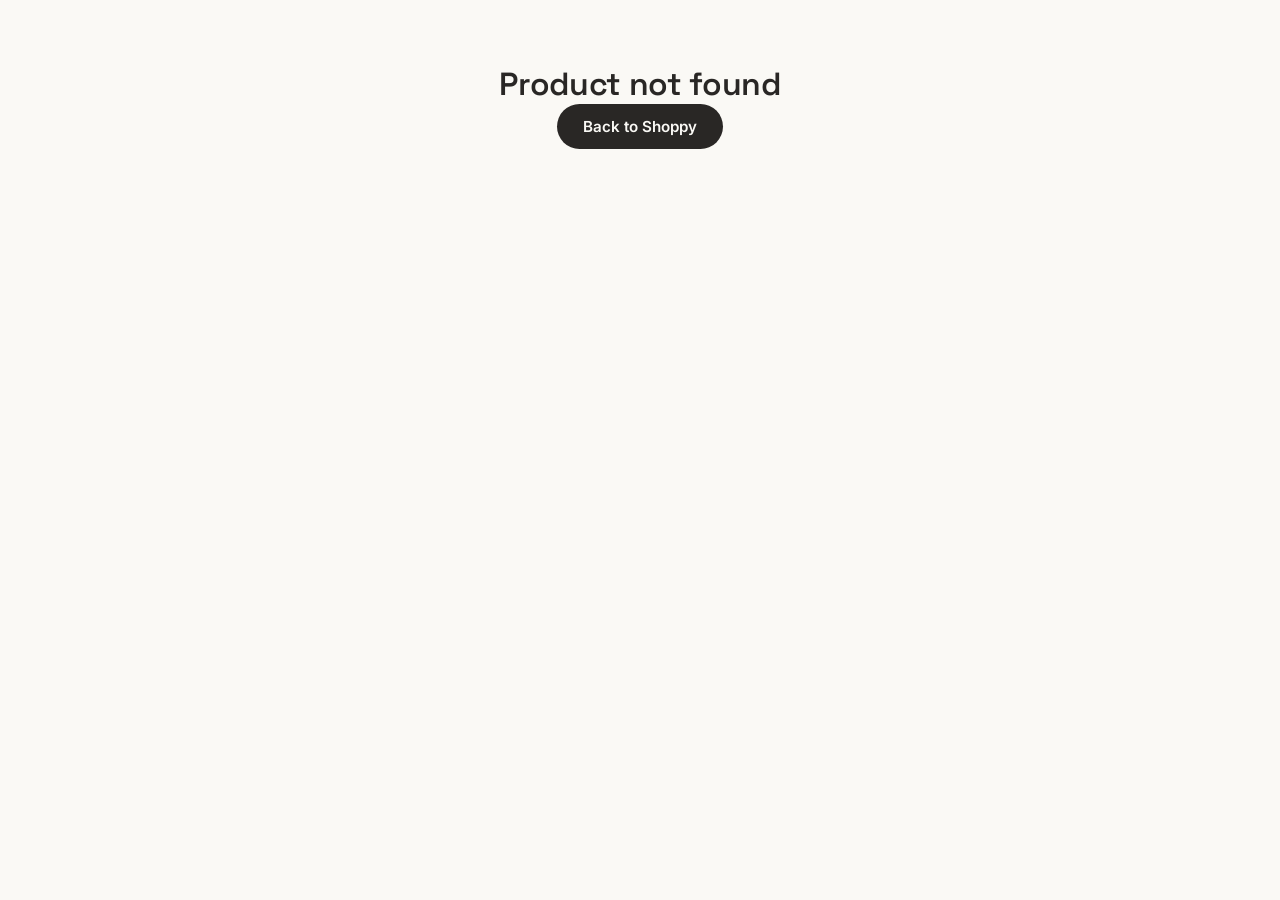
<file: product-info.html>
<!DOCTYPE html>
<html lang="en">
<head>
<meta charset="UTF-8">
<meta name="viewport" content="width=device-width, initial-scale=1.0">
<title>Product Details — Shoppy</title>
<link rel="preconnect" href="https://fonts.googleapis.com">
<link href="https://fonts.googleapis.com/css2?family=Space+Grotesk:wght@500;600;700&family=Inter:wght@400;500;600;700&family=JetBrains+Mono:wght@500;700&display=swap" rel="stylesheet">
<link rel="stylesheet" href="styles.css">
<style>
.product-info-container { max-width: 1200px; margin: 2rem auto; padding: 2rem; }
.product-hero { display: grid; grid-template-columns: 1fr 1fr; gap: 3rem; margin-bottom: 3rem; }
.product-image { width: 100%; aspect-ratio: 1; border-radius: 12px; display: flex; align-items: center; justify-content: center; font-size: 8rem; }
.product-details h1 { font-size: 2rem; margin-bottom: 1rem; font-family: "Space Grotesk", sans-serif; }
.product-meta { display: flex; gap: 2rem; margin: 1.5rem 0; }
.meta-item strong { display: block; font-size: 0.85rem; color: var(--ink-soft); margin-bottom: 0.25rem; }
.meta-item { font-size: 1.5rem; font-weight: 600; }
.price-section { display: flex; gap: 1rem; align-items: center; margin: 2rem 0; }
.price-now { font-size: 2rem; font-weight: 700; color: var(--ink); }
.price-was { font-size: 1.2rem; color: var(--ink-soft); text-decoration: line-through; }
.price-off { padding: 0.5rem 1rem; background: var(--accent); color: var(--paper); border-radius: 6px; font-weight: 600; font-size: 0.9rem; }
.product-actions { display: flex; gap: 1rem; margin: 2rem 0; }
.product-actions button { flex: 1; }
.product-actions .wish-btn { flex: 0; }

.tabs-container { margin: 3rem 0; border-bottom: 2px solid var(--line); }
.tabs { display: flex; gap: 2rem; margin-bottom: -2px; }
.tab-btn { padding: 1rem; border: none; background: none; cursor: pointer; font-size: 1rem; font-weight: 600; border-bottom: 2px solid transparent; color: var(--ink-soft); transition: all 0.2s; }
.tab-btn.active { color: var(--ink); border-bottom-color: var(--accent); }
.tab-content { display: none; padding: 2rem 0; }
.tab-content.active { display: block; }

.reviews-list { display: flex; flex-direction: column; gap: 1.5rem; }
.review-item { border: 1px solid var(--line); padding: 1.5rem; border-radius: 8px; background: var(--card); }
.review-header { display: flex; justify-content: space-between; align-items: center; margin-bottom: 0.5rem; }
.review-name { font-weight: 600; }
.review-date { font-size: 0.85rem; color: var(--ink-soft); }
.review-rating { color: var(--accent); font-weight: 600; }
.review-text { color: var(--ink-soft); line-height: 1.6; }

.specifications { display: grid; grid-template-columns: 1fr 1fr; gap: 1rem; }
.spec-item { padding: 1rem; background: var(--surface); border-radius: 8px; }
.spec-label { font-size: 0.85rem; color: var(--ink-soft); font-weight: 600; }
.spec-value { font-size: 1rem; font-weight: 600; margin-top: 0.5rem; }

.delivery-info { display: grid; grid-template-columns: repeat(3, 1fr); gap: 1rem; margin: 2rem 0; }
.delivery-card { padding: 1.5rem; background: var(--surface); border-radius: 8px; text-align: center; }
.delivery-icon { font-size: 2rem; margin-bottom: 0.5rem; }
.delivery-text { font-size: 0.9rem; color: var(--ink-soft); }

@media (max-width: 768px) {
  .product-hero { grid-template-columns: 1fr; }
  .specs { grid-template-columns: 1fr; }
  .delivery-info { grid-template-columns: 1fr; }
  .tabs { gap: 1rem; }
  .tab-btn { padding: 0.75rem; font-size: 0.9rem; }
}
</style>
</head>
<body>

<!-- ============ HEADER ============ -->
<header class="site-header" id="siteHeader">
  <div class="header-top">
    <div class="wrap header-top-inner">
      <p>Free delivery across India on orders above ₹499</p>
      <p class="header-top-right">Track Order · Help Center</p>
    </div>
  </div>
  <div class="wrap header-main">
    <a href="index.html" class="logo">Shoppy<span class="logo-dot">.</span></a>
    <div class="search-bar">
      <input type="text" id="searchInput" placeholder="Search for kurtas, earbuds, cookware...">
      <button aria-label="Search">
        <svg width="18" height="18" viewBox="0 0 24 24" fill="none"><circle cx="11" cy="11" r="7" stroke="currentColor" stroke-width="2"/><path d="M21 21l-4.3-4.3" stroke="currentColor" stroke-width="2" stroke-linecap="round"/></svg>
      </button>
    </div>
    <div class="header-actions">
      <div class="login-menu">
        <button class="icon-btn login-trigger" id="loginTrigger" aria-label="Login">
          <svg width="22" height="22" viewBox="0 0 24 24" fill="none"><path d="M12 12a4 4 0 100-8 4 4 0 000 8zm0 2c-4.4 0-8 2.2-8 5v1h16v-1c0-2.8-3.6-5-8-5z" stroke="currentColor" stroke-width="1.8" stroke-linecap="round" stroke-linejoin="round"/></svg>
        </button>
        <div class="login-dropdown" id="loginDropdown">
          <a href="customer-login.html" class="login-option">Login as Customer</a>
          <a href="admin.html" class="login-option">Login as Admin</a>
        </div>
      </div>
      <button class="icon-btn" id="wishlistBtn" aria-label="Wishlist">
        <svg width="22" height="22" viewBox="0 0 24 24" fill="none"><path d="M12 21s-7.5-4.6-10-9.3C.4 8.2 2 4.5 6 4c2.2-.3 3.9 1 6 3 2.1-2 3.8-3.3 6-3 4 .5 5.6 4.2 4 7.7C19.5 16.4 12 21 12 21z" stroke="currentColor" stroke-width="1.8"/></svg>
        <span class="badge" id="wishlistCount">0</span>
      </button>
      <button class="icon-btn" id="cartBtn" aria-label="Cart">
        <svg width="22" height="22" viewBox="0 0 24 24" fill="none"><path d="M3 4h2l2.4 12.4a2 2 0 002 1.6h8.4a2 2 0 002-1.6L21 8H6" stroke="currentColor" stroke-width="1.8" stroke-linecap="round" stroke-linejoin="round"/><circle cx="10" cy="21" r="1.4" fill="currentColor"/><circle cx="18" cy="21" r="1.4" fill="currentColor"/></svg>
        <span class="badge" id="cartCount">0</span>
      </button>
    </div>
  </div>
</header>

<!-- ============ PRODUCT INFO ============ -->
<section class="product-info-container">
  <a href="index.html" style="color: var(--ink-soft); text-decoration: none; margin-bottom: 1rem; display: inline-block;">← Back to Shoppy</a>
  
  <div class="product-hero">
    <div class="product-image" id="productImage"></div>
    <div class="product-details">
      <p class="eyebrow" id="productCategory"></p>
      <h1 id="productName"></h1>
      
      <div class="product-meta">
        <div class="meta-item">
          <strong>Rating</strong>
          <span id="productRating">⭐ 4.5 (312 reviews)</span>
        </div>
        <div class="meta-item">
          <strong>In Stock</strong>
          <span style="color: var(--accent-strong);">✓ Available</span>
        </div>
      </div>

      <div class="price-section">
        <span class="price-now" id="productPrice">₹899</span>
        <span class="price-was" id="productMRP">₹1,799</span>
        <span class="price-off" id="productDiscount">50% off</span>
      </div>

      <div class="product-actions">
        <button class="btn btn-primary add-to-cart" id="addToCartBtn">Add to Cart</button>
        <button class="btn btn-ghost wish-btn" id="productWishBtn" style="flex: 0; width: 50px; padding: 0;">♡</button>
      </div>

      <div class="delivery-info">
        <div class="delivery-card">
          <div class="delivery-icon">🚚</div>
          <div class="delivery-text"><strong>Free Delivery</strong><br>Within 24-48 hrs</div>
        </div>
        <div class="delivery-card">
          <div class="delivery-icon">↩️</div>
          <div class="delivery-text"><strong>Easy Returns</strong><br>7 days return policy</div>
        </div>
        <div class="delivery-card">
          <div class="delivery-icon">🔒</div>
          <div class="delivery-text"><strong>Secure Payment</strong><br>All methods supported</div>
        </div>
      </div>
    </div>
  </div>

  <!-- ============ TABS ============ -->
  <div class="tabs-container">
    <div class="tabs">
      <button class="tab-btn active" data-tab="description">Description</button>
      <button class="tab-btn" data-tab="specs">Specifications</button>
      <button class="tab-btn" data-tab="reviews">Reviews</button>
    </div>

    <div id="description" class="tab-content active">
      <p id="productDescription"></p>
    </div>

    <div id="specs" class="tab-content">
      <div class="specifications" id="productSpecs"></div>
    </div>

    <div id="reviews" class="tab-content">
      <div class="reviews-list" id="reviewsList"></div>
    </div>
  </div>
</section>

<!-- ============ FOOTER ============ -->
<footer class="site-footer">
  <div class="wrap footer-grid">
    <div class="footer-brand">
      <p class="logo">Shoppy<span class="logo-dot">.</span></p>
      <p>India's most fun way to shop online. Built with ❤️ and lots of chai.</p>
    </div>
    <div>
      <h4>Shop</h4>
      <ul><li>Fashion</li><li>Electronics</li><li>Home &amp; Living</li><li>Beauty</li></ul>
    </div>
    <div>
      <h4>Company</h4>
      <ul><li>About Shoppy</li><li>Careers</li><li>Press</li><li>Contact</li></ul>
    </div>
    <div>
      <h4>Support</h4>
      <ul><li>Track Order</li><li>Returns</li><li>Shipping Info</li><li>FAQs</li></ul>
    </div>
  </div>
  <div class="wrap footer-bottom">
    <p>© 2026 Shoppy Retail Pvt. Ltd. This is a demo project for portfolio purposes.</p>
  </div>
</footer>

<!-- Toast Notification -->
<div class="toast" id="toast"></div>

<script src="script.js"></script>
<script>
// ============ PRODUCT INFO PAGE LOGIC ============
const DUMMY_REVIEWS = [
  { name: "Priya Sharma", date: "2 days ago", rating: 5, text: "Absolutely love this! Quality is amazing and delivery was super fast. Already recommended to my friends." },
  { name: "Amit Kumar", date: "1 week ago", rating: 4, text: "Good product, meets expectations. Packaging could be better but overall satisfied." },
  { name: "Sneha Desai", date: "2 weeks ago", rating: 5, text: "Best purchase ever! The value for money is incredible. Will definitely buy again." },
  { name: "Rajesh Patel", date: "3 weeks ago", rating: 4, text: "Pretty good quality. Arrived in perfect condition. Highly recommend." },
  { name: "Meera Singh", date: "1 month ago", rating: 5, text: "Worth every penny! Customer service was also very helpful when I had questions." }
];

const DUMMY_DESCRIPTIONS = {
  default: "Premium quality product crafted with attention to detail. This item is designed to last and provide excellent value for your money. Perfect for everyday use or special occasions. Trusted by thousands of satisfied customers across India.",
};

const DUMMY_SPECS = {
  default: [
    { label: "Material", value: "Premium Quality" },
    { label: "Warranty", value: "1 Year" },
    { label: "Color", value: "As shown in image" },
    { label: "Shipping Weight", value: "Standard" },
  ]
};

function initProductPage() {
  const params = new URLSearchParams(window.location.search);
  const productId = parseInt(params.get('id'));
  
  if (!productId) {
    document.body.innerHTML = '<div class="wrap" style="padding: 4rem 0; text-align: center;"><h1>Product not found</h1><a href="index.html" class="btn btn-primary">Back to Shoppy</a></div>';
    return;
  }

  const product = PRODUCTS.find(p => p.id === productId);
  if (!product) {
    document.body.innerHTML = '<div class="wrap" style="padding: 4rem 0; text-align: center;"><h1>Product not found</h1><a href="index.html" class="btn btn-primary">Back to Shoppy</a></div>';
    return;
  }

  // Populate product details
  document.getElementById('productImage').textContent = product.emoji;
  document.getElementById('productImage').style.background = product.bg;
  document.getElementById('productCategory').textContent = product.cat;
  document.getElementById('productName').textContent = product.name;
  document.getElementById('productRating').textContent = `⭐ ${product.rating} (${product.reviews.toLocaleString("en-IN")} reviews)`;
  document.getElementById('productPrice').textContent = `₹${product.price.toLocaleString("en-IN")}`;
  document.getElementById('productMRP').textContent = `₹${product.mrp.toLocaleString("en-IN")}`;
  
  const discount = Math.round(100 - (product.price / product.mrp) * 100);
  document.getElementById('productDiscount').textContent = `${discount}% off`;

  document.getElementById('productDescription').textContent = DUMMY_DESCRIPTIONS.default;

  // Populate specifications
  const specsHTML = DUMMY_SPECS.default.map(spec => `
    <div class="spec-item">
      <div class="spec-label">${spec.label}</div>
      <div class="spec-value">${spec.value}</div>
    </div>
  `).join('');
  document.getElementById('productSpecs').innerHTML = specsHTML;

  // Populate reviews
  const reviewsHTML = DUMMY_REVIEWS.map(review => `
    <div class="review-item">
      <div class="review-header">
        <span class="review-name">${review.name}</span>
        <span class="review-date">${review.date}</span>
      </div>
      <div class="review-rating">${'★'.repeat(review.rating)}${'☆'.repeat(5-review.rating)} ${review.rating}/5</div>
      <div class="review-text">${review.text}</div>
    </div>
  `).join('');
  document.getElementById('reviewsList').innerHTML = reviewsHTML;

  // Add to cart button
  document.getElementById('addToCartBtn').addEventListener('click', () => {
    addToCart(product.id, document.getElementById('addToCartBtn'));
  });

  // Wishlist button
  const wishBtn = document.getElementById('productWishBtn');
  function updateWishBtnUI() {
    if (wishlist.has(product.id)) {
      wishBtn.textContent = '♥';
      wishBtn.classList.add('active');
    } else {
      wishBtn.textContent = '♡';
      wishBtn.classList.remove('active');
    }
  }
  updateWishBtnUI();
  wishBtn.addEventListener('click', () => {
    toggleWishlist(product.id, wishBtn);
    updateWishBtnUI();
  });

  // Tab switching
  document.querySelectorAll('.tab-btn').forEach(btn => {
    btn.addEventListener('click', () => {
      const tabName = btn.dataset.tab;
      document.querySelectorAll('.tab-btn').forEach(b => b.classList.remove('active'));
      document.querySelectorAll('.tab-content').forEach(c => c.classList.remove('active'));
      btn.classList.add('active');
      document.getElementById(tabName).classList.add('active');
    });
  });

  // Update cart and wishlist counts
  updateCartCount();
  updateWishlistCount();
}

function updateCartCount() {
  const total = Object.values(cart).reduce((sum, qty) => sum + qty, 0);
  document.getElementById('cartCount').textContent = total;
}

function updateWishlistCount() {
  document.getElementById('wishlistCount').textContent = wishlist.size;
}

// Initialize when page loads
document.addEventListener('DOMContentLoaded', initProductPage);

// Search functionality
document.getElementById('searchInput').addEventListener('input', (e) => {
  searchTerm = e.target.value.trim();
  // Redirect to home with search
  if (searchTerm) {
    window.location.href = `index.html?search=${encodeURIComponent(searchTerm)}`;
  }
});
</script>
</body>
</html>
</file>
<file: styles.css>
/* ============================================
   SHOPPY — design tokens
   ============================================ */
:root{
  --ink:#292725;
  --ink-soft:#77736C;
  --paper:#FAF9F5;
  --card:#FFFFFF;
  --line:#E7E1D5;
  --surface:#F4EFE5;
  --accent:#B08A3E;
  --accent-soft:#D8C49A;
  --accent-strong:#8C6C2B;

  --radius-sm:8px;
  --radius-md:14px;
  --radius-lg:22px;

  --shadow-card:0 2px 4px rgba(41,39,37,0.04), 0 14px 28px -14px rgba(41,39,37,0.16);
  --shadow-pop:0 20px 42px -18px rgba(41,39,37,0.24);

  --font-display:'Space Grotesk', sans-serif;
  --font-body:'Inter', sans-serif;
  --font-mono:'JetBrains Mono', monospace;
}

*{box-sizing:border-box; margin:0; padding:0;}
html{scroll-behavior:smooth;}
body{
  font-family:var(--font-body);
  color:var(--ink);
  background:var(--paper);
  -webkit-font-smoothing:antialiased;
}
img{max-width:100%; display:block;}
ul{list-style:none;}
a{color:inherit; text-decoration:none;}
button{font-family:inherit; cursor:pointer; border:none; background:none; color:inherit;}
input{font-family:inherit;}

.wrap{
  max-width:1240px;
  margin:0 auto;
  padding:0 24px;
}

h1,h2,h3,h4{font-family:var(--font-display); font-weight:600; letter-spacing:-0.01em;}

:focus-visible{outline:2.5px solid var(--accent); outline-offset:2px;}

@media (prefers-reduced-motion: reduce){
  *{animation-duration:0.001ms !important; animation-iteration-count:1 !important; transition-duration:0.001ms !important; scroll-behavior:auto !important;}
}

/* ============================================
   BUTTONS
   ============================================ */
.btn{
  display:inline-flex;
  align-items:center;
  justify-content:center;
  gap:6px;
  padding:13px 26px;
  border-radius:999px;
  font-weight:600;
  font-size:0.95rem;
  transition:transform 0.15s ease, box-shadow 0.15s ease, background 0.15s ease;
}
.btn-primary{
  background:var(--ink);
  color:var(--paper);
}
.btn-primary:hover{ transform:translateY(-2px); box-shadow:0 10px 20px -8px rgba(41,39,37,0.24); }
.btn-ghost{
  background:var(--card);
  color:var(--ink);
  border:1.5px solid var(--line);
}
.btn-ghost:hover{ border-color:var(--accent); background:var(--surface); }
.btn-block{ width:100%; }

/* ============================================
   HEADER
   ============================================ */
.site-header{
  position:sticky;
  top:0;
  z-index:50;
  background:var(--card);
  border-bottom:1px solid var(--line);
}
.header-top{
  background:var(--paper);
  color:var(--ink-soft);
  font-size:0.78rem;
  border-bottom:1px solid var(--line);
}
.header-top-inner{
  display:flex;
  justify-content:space-between;
  padding:6px 24px;
}
.header-top-right{ opacity:0.8; }

.header-main{
  display:flex;
  align-items:center;
  gap:16px;
  padding:12px 24px;
  flex-wrap:nowrap;
}
.logo{
  font-family:var(--font-display);
  font-size:1.3rem;
  font-weight:700;
  white-space:nowrap;
  flex:0 0 auto;
}
.logo-dot{ color:var(--accent); }

.search-compact{
  display:flex;
  align-items:center;
  gap:10px;
  background:var(--paper);
  border:1px solid var(--line);
  padding:8px 10px;
  min-width:200px;
  max-width:360px;
  border-radius:999px;
}
.search-compact .search-icon{ color:var(--ink-soft); flex-shrink:0; }
.search-compact input{
  border:none;
  background:transparent;
  padding:6px 6px;
  font-size:0.95rem;
  color:var(--ink);
  width:100%;
}
.search-compact input::placeholder{ color:var(--ink-soft); }
.search-compact input:focus{ outline:none; }
.search-bar button{
  background:var(--ink);
  color:var(--paper);
  width:34px;
  height:34px;
  border-radius:50%;
  display:flex;
  align-items:center;
  justify-content:center;
  flex-shrink:0;
}

.header-actions{ display:flex; gap:8px; align-items:center; margin-left:12px; flex:0 0 auto; }
.login-menu{ position:relative; }
.login-trigger{ border:1.5px solid var(--line); background:var(--card); }
.login-dropdown{
  position:absolute;
  top:calc(100% + 10px);
  right:0;
  display:none;
  flex-direction:column;
  min-width:180px;
  background:var(--card);
  border:1px solid var(--line);
  border-radius:14px;
  box-shadow:var(--shadow-card);
  overflow:hidden;
  z-index:120;
}
.login-menu:hover .login-dropdown,
.login-menu:focus-within .login-dropdown,
.login-dropdown.show{ display:flex; }
.login-option{
  padding:12px 14px;
  font-size:0.9rem;
  color:var(--ink);
  transition:background 0.15s ease;
}
.login-option:hover{ background:var(--surface); }
.icon-btn{
  position:relative;
  width:38px;
  height:38px;
  border-radius:50%;
  display:flex;
  align-items:center;
  justify-content:center;
  color:var(--ink);
  transition:background 0.15s ease;
}
.icon-btn:hover{ background:var(--surface); }
.badge{
  position:absolute;
  top:-2px; right:-2px;
  background:var(--accent);
  color:var(--card);
  font-size:0.65rem;
  font-weight:700;
  min-width:17px;
  height:17px;
  border-radius:999px;
  display:flex;
  align-items:center;
  justify-content:center;
  padding:0 4px;
}

.category-nav{
  display:flex;
  gap:8px;
  overflow-x:auto;
  padding:0 24px 10px;
  scrollbar-width:none;
}
.category-nav::-webkit-scrollbar{ display:none; }
.chip{
  flex-shrink:0;
  padding:8px 18px;
  border-radius:999px;
  font-size:0.85rem;
  font-weight:600;
  border:1.5px solid var(--line);
  color:var(--ink-soft);
  transition:all 0.15s ease;
  white-space:nowrap;
}
.chip:hover{ border-color:var(--accent); color:var(--ink); background:var(--surface); }
.chip.active{
  background:var(--ink);
  border-color:var(--ink);
  color:var(--paper);
}

/* ============================================
   HERO
   ============================================ */
.hero{
  background:linear-gradient(180deg, var(--surface) 0%, var(--paper) 100%);
  overflow:hidden;
}
.hero-inner{
  display:grid;
  grid-template-columns:1.1fr 0.9fr;
  gap:40px;
  align-items:center;
  padding:64px 24px 56px;
}
.eyebrow{
  font-family:var(--font-mono);
  font-size:0.78rem;
  font-weight:700;
  letter-spacing:0.06em;
  text-transform:uppercase;
  color:var(--accent-strong);
  margin-bottom:16px;
}
.eyebrow-light{ color:var(--accent); }

.hero-copy h1{
  font-size:clamp(2.4rem, 4.5vw, 3.6rem);
  line-height:1.06;
  margin-bottom:22px;
}
.hero-copy h1 span{ color:var(--accent); font-style:italic; }
.hero-sub{
  font-size:1.05rem;
  color:var(--ink-soft);
  max-width:440px;
  margin-bottom:30px;
  line-height:1.55;
}
.hero-cta{ display:flex; gap:14px; flex-wrap:wrap; }

.hero-visual{
  position:relative;
  display:flex;
  align-items:center;
  justify-content:center;
  height:380px;
}
.hero-blob{
  width:300px; height:300px;
  border-radius:50% 50% 46% 54% / 54% 46% 54% 46%;
  background:linear-gradient(135deg, var(--accent-soft) 0%, var(--surface) 100%);
  display:flex;
  align-items:center;
  justify-content:center;
  font-size:6rem;
  animation:blob-float 7s ease-in-out infinite;
  box-shadow:var(--shadow-pop);
}
@keyframes blob-float{
  0%,100%{ transform:translateY(0) rotate(0deg); }
  50%{ transform:translateY(-16px) rotate(4deg); }
}
.tag-float{
  position:absolute;
  background:var(--card);
  font-family:var(--font-mono);
  font-weight:700;
  padding:10px 16px;
  border-radius:999px;
  box-shadow:var(--shadow-card);
  font-size:0.9rem;
}
.tag1{ top:6%; left:2%; color:var(--accent); animation:drift 6s ease-in-out infinite; }
.tag2{ bottom:12%; left:0%; color:var(--ink); animation:drift 6s ease-in-out infinite 1.4s; }
.tag3{ top:14%; right:0%; color:var(--accent-strong); animation:drift 6s ease-in-out infinite 2.8s; }
@keyframes drift{
  0%,100%{ transform:translateY(0); }
  50%{ transform:translateY(-10px); }
}

.marquee{
  border-top:1px solid var(--line);
  border-bottom:1px solid var(--line);
  background:var(--ink);
  overflow:hidden;
  padding:14px 0;
}
.marquee-track{
  display:flex;
  width:max-content;
  animation:scroll-left 32s linear infinite;
}
.marquee-track span{
  font-family:var(--font-mono);
  font-size:0.85rem;
  font-weight:700;
  letter-spacing:0.04em;
  color:var(--accent);
  padding-right:8px;
  white-space:nowrap;
}
@keyframes scroll-left{
  from{ transform:translateX(0); }
  to{ transform:translateX(-50%); }
}

/* ============================================
   DEAL BANNER
   ============================================ */
.deal{
  background:var(--ink);
  color:var(--paper);
  padding:56px 0;
}
.deal-inner{ text-align:center; }
.deal h2{ font-size:1.9rem; margin-bottom:26px; }
.countdown{
  display:flex;
  justify-content:center;
  gap:14px;
  margin-bottom:30px;
}
.countdown-unit{
  background:rgba(255,255,255,0.08);
  border:1px solid rgba(255,255,255,0.14);
  border-radius:var(--radius-md);
  padding:14px 20px;
  min-width:78px;
}
.countdown-unit span{
  display:block;
  font-family:var(--font-mono);
  font-size:1.8rem;
  font-weight:700;
  color:var(--accent-soft);
}
.countdown-unit small{
  font-size:0.7rem;
  text-transform:uppercase;
  letter-spacing:0.06em;
  color:rgba(250,249,245,0.7);
}

/* ============================================
   SHOP / PRODUCT GRID
   ============================================ */
.shop{ padding:72px 0; }
.shop-heading{
  display:flex;
  justify-content:space-between;
  align-items:baseline;
  margin-bottom:32px;
  flex-wrap:wrap;
  gap:8px;
}
.shop-heading h2{ font-size:1.9rem; }
.shop-heading p{ color:var(--ink-soft); font-size:0.9rem; }

.product-grid{
  display:grid;
  grid-template-columns:repeat(4, 1fr);
  gap:22px;
}

.product-card{
  background:var(--card);
  border-radius:var(--radius-lg);
  overflow:hidden;
  border:1px solid var(--line);
  transition:transform 0.2s ease, box-shadow 0.2s ease;
  display:flex;
  flex-direction:column;
}
.product-card:hover{
  transform:translateY(-5px);
  box-shadow:var(--shadow-card);
}

.product-media{
  position:relative;
  height:180px;
  display:flex;
  align-items:center;
  justify-content:center;
  font-size:3.6rem;
}
.product-badge{
  position:absolute;
  top:12px; left:12px;
  background:var(--ink);
  color:#fff;
  font-size:0.65rem;
  font-weight:700;
  text-transform:uppercase;
  letter-spacing:0.04em;
  padding:5px 10px;
  border-radius:999px;
}
.product-badge.sale{ background:var(--accent); }
.product-badge.new{ background:var(--accent-soft); color:var(--ink); }

.wish-btn{
  position:absolute;
  top:10px; right:10px;
  width:34px; height:34px;
  border-radius:50%;
  background:rgba(255,255,255,0.9);
  border:1px solid var(--line);
  display:flex;
  align-items:center;
  justify-content:center;
  font-size:1rem;
  transition:transform 0.15s ease;
}
.wish-btn:hover{ transform:scale(1.12); }
.wish-btn.active{ color:var(--accent); }

.product-body{
  padding:16px 18px 18px;
  display:flex;
  flex-direction:column;
  gap:8px;
  flex:1;
}
.product-cat{
  font-family:var(--font-mono);
  font-size:0.68rem;
  text-transform:uppercase;
  letter-spacing:0.05em;
  color:var(--accent-strong);
}
.product-name{
  font-size:0.98rem;
  font-weight:600;
  line-height:1.3;
}
.product-rating{
  font-size:0.78rem;
  color:var(--ink-soft);
}
.product-rating strong{ color:var(--accent); }

.price-row{
  display:flex;
  align-items:baseline;
  gap:8px;
  margin-top:auto;
  padding-top:6px;
}
.price-now{
  font-family:var(--font-mono);
  font-weight:700;
  font-size:1.15rem;
}
.price-was{
  font-family:var(--font-mono);
  font-size:0.82rem;
  color:var(--ink-soft);
  text-decoration:line-through;
}
.price-off{
  font-family:var(--font-mono);
  font-size:0.72rem;
  font-weight:700;
  color:var(--accent);
}

.add-btn{
  margin-top:12px;
  width:100%;
  padding:10px;
  border-radius:var(--radius-sm);
  background:var(--paper);
  border:1.5px solid var(--line);
  font-weight:700;
  font-size:0.85rem;
  transition:background 0.15s ease, color 0.15s ease;
}
.add-btn:hover{ background:var(--ink); color:var(--paper); }
.add-btn.added{ background:var(--accent); border-color:var(--accent); color:var(--paper); }

.empty-state{
  text-align:center;
  padding:60px 0;
  color:var(--ink-soft);
}

/* ============================================
   FEATURES
   ============================================ */
.features{ background:var(--card); border-top:1px solid var(--line); border-bottom:1px solid var(--line); padding:56px 0; }
.features-grid{
  display:grid;
  grid-template-columns:repeat(4, 1fr);
  gap:32px;
  text-align:center;
}
.feature-icon{ font-size:2rem; display:block; margin-bottom:12px; color:var(--accent); }
.feature h3{ font-size:1rem; margin-bottom:6px; }
.feature p{ font-size:0.85rem; color:var(--ink-soft); line-height:1.5; }

/* ============================================
   TESTIMONIALS
   ============================================ */
.testimonials{ padding:72px 0; text-align:center; }
.testimonials h2{ font-size:1.9rem; margin-bottom:36px; }
.testimonial-grid{
  display:grid;
  grid-template-columns:repeat(3, 1fr);
  gap:22px;
  text-align:left;
}
.testimonial-card{
  background:var(--card);
  border:1px solid var(--line);
  border-radius:var(--radius-md);
  padding:24px;
}
.testimonial-card p{ font-size:0.95rem; line-height:1.6; margin-bottom:16px; }
.testimonial-card span{ font-size:0.82rem; color:var(--ink-soft); font-weight:600; }

/* ============================================
   NEWSLETTER
   ============================================ */
.newsletter{ background:linear-gradient(135deg, var(--surface) 0%, var(--paper) 100%); color:var(--ink); padding:56px 0; border-top:1px solid var(--line); border-bottom:1px solid var(--line); }
.newsletter-inner{
  display:flex;
  justify-content:space-between;
  align-items:center;
  flex-wrap:wrap;
  gap:24px;
}
.newsletter h2{ font-size:1.5rem; margin-bottom:6px; }
.newsletter p{ color:var(--ink-soft); font-size:0.9rem; }
#newsletterForm{ display:flex; gap:10px; }
#newsletterForm input{
  padding:12px 18px;
  border-radius:999px;
  border:1px solid var(--line);
  min-width:240px;
  font-size:0.9rem;
  background:var(--card);
}
#newsletterForm input:focus{ outline:2.5px solid var(--accent); }

/* ============================================
   FOOTER
   ============================================ */
.site-footer{ background:var(--ink); color:rgba(250,249,245,0.78); padding:56px 0 0; }
.footer-grid{
  display:grid;
  grid-template-columns:1.4fr 1fr 1fr 1fr;
  gap:32px;
  padding-bottom:40px;
}
.footer-brand .logo{ color:var(--paper); }
.footer-brand p{ margin-top:10px; font-size:0.85rem; line-height:1.6; max-width:280px; }
.site-footer h4{ color:var(--paper); font-size:0.9rem; margin-bottom:14px; }
.site-footer ul li{ font-size:0.85rem; padding:5px 0; opacity:0.8; }
.footer-bottom{
  border-top:1px solid rgba(250,249,245,0.12);
  padding:20px 24px;
  text-align:center;
  font-size:0.78rem;
  opacity:0.7;
}

/* ============================================
   CART DRAWER
   ============================================ */
.overlay{
  position:fixed; inset:0;
  background:rgba(41,39,37,0.45);
  opacity:0;
  pointer-events:none;
  transition:opacity 0.25s ease;
  z-index:90;
}
.overlay.show{ opacity:1; pointer-events:auto; }

.cart-drawer{
  position:fixed;
  top:0; right:0;
  width:400px;
  max-width:92vw;
  height:100vh;
  background:var(--card);
  z-index:100;
  display:flex;
  flex-direction:column;
  transform:translateX(100%);
  transition:transform 0.3s ease;
  box-shadow:var(--shadow-pop);
  overscroll-behavior:block;
}
.cart-drawer.open{ transform:translateX(0); }

.cart-items{
  flex:1;
  overflow-y:auto;
  padding:14px 22px;
  display:flex;
  flex-direction:column;
  gap:16px;
  overscroll-behavior:contain;
}

.cart-header{
  display:flex;
  justify-content:space-between;
  align-items:center;
  padding:20px 22px;
  border-bottom:1px solid var(--line);
}
.cart-header button{ font-size:1.2rem; }

.cart-items{
  flex:1;
  overflow-y:auto;
  padding:14px 22px;
  display:flex;
  flex-direction:column;
  gap:16px;
}
.cart-empty{ text-align:center; color:var(--ink-soft); padding:60px 0; font-size:0.9rem; }

.cart-item{
  display:grid;
  grid-template-columns:56px 1fr auto;
  gap:12px;
  align-items:center;
}
.cart-item-media{
  width:56px; height:56px;
  border-radius:var(--radius-sm);
  display:flex;
  align-items:center;
  justify-content:center;
  font-size:1.6rem;
}
.cart-item-name{ font-size:0.88rem; font-weight:600; margin-bottom:4px; }
.cart-item-price{ font-family:var(--font-mono); font-size:0.82rem; color:var(--ink-soft); }
.qty-control{
  display:flex;
  align-items:center;
  gap:8px;
  margin-top:6px;
}
.qty-control button{
  width:22px; height:22px;
  border:1px solid var(--line);
  border-radius:6px;
  font-size:0.85rem;
  display:flex;
  align-items:center;
  justify-content:center;
}
.qty-control span{ font-family:var(--font-mono); font-size:0.85rem; min-width:14px; text-align:center; }
.remove-btn{ font-size:0.75rem; color:var(--accent); font-weight:600; }

.cart-footer{
  border-top:1px solid var(--line);
  padding:20px 22px 26px;
}
.cart-row{
  display:flex;
  justify-content:space-between;
  font-size:0.9rem;
  color:var(--ink-soft);
  margin-bottom:8px;
}
.cart-total{
  font-size:1.05rem;
  font-weight:700;
  color:var(--ink);
  font-family:var(--font-mono);
  margin-bottom:16px;
}

.coupon-panel{
  border:1px solid var(--line);
  border-radius:16px;
  padding:16px;
  margin-bottom:18px;
  background:var(--card);
}
.coupon-panel h4{
  margin-bottom:10px;
  font-size:0.95rem;
}
.coupon-row{
  display:flex;
  align-items:center;
  gap:10px;
  margin-bottom:10px;
}
.coupon-row input{
  flex:1;
  border:1px solid var(--line);
  border-radius:10px;
  padding:10px 12px;
  font-size:0.92rem;
}
.btn-sm{
  padding:10px 16px;
  border-radius:12px;
  font-size:0.85rem;
}
.coupon-hint{
  font-size:0.82rem;
  color:var(--ink-soft);
  margin-bottom:12px;
}
.coupon-remove{
  background:transparent;
  color:var(--accent);
  font-weight:700;
  font-size:0.9rem;
  padding:10px 0;
}

/* ============================================
   CHECKOUT FORM
   ============================================ */
.checkout-panel{
  border:1px solid var(--line);
  border-radius:var(--radius-md);
  padding:14px;
  background:var(--paper);
  display:flex;
  flex-direction:column;
  gap:12px;
  margin-bottom:14px;
}
.checkout-panel h4{
  font-size:0.95rem;
  margin-bottom:2px;
}
.field{ display:flex; flex-direction:column; gap:6px; }
.field span{
  font-size:0.78rem;
  font-weight:700;
  color:var(--ink-soft);
  text-transform:uppercase;
  letter-spacing:0.05em;
}
.field input,
.field textarea{
  border:1px solid var(--line);
  border-radius:10px;
  padding:10px 12px;
  font-size:0.9rem;
  background:var(--card);
}
.field input:focus,
.field textarea:focus{
  outline:2.5px solid var(--accent);
  border-color:transparent;
}
.field-grid{
  display:grid;
  grid-template-columns:1fr 1fr;
  gap:10px;
}
.payment-methods{ display:flex; flex-direction:column; gap:8px; }
.payment-methods > span{
  font-size:0.78rem;
  font-weight:700;
  color:var(--ink-soft);
  text-transform:uppercase;
  letter-spacing:0.05em;
}
.payment-option{
  display:flex;
  align-items:center;
  gap:8px;
  padding:8px 10px;
  border:1px solid var(--line);
  border-radius:10px;
  background:var(--card);
  font-size:0.9rem;
}
.payment-option input{ accent-color:var(--accent); }
.payment-details{
  padding:10px 12px;
  border-radius:10px;
  background:var(--card);
  border:1px dashed var(--line);
}
.payment-hint{ font-size:0.84rem; color:var(--ink-soft); }
.payment-details .field{ margin-top:8px; }

/* ============================================
   TOAST
   ============================================ */
.toast{
  position:fixed;
  bottom:26px;
  left:50%;
  transform:translateX(-50%) translateY(20px);
  background:var(--ink);
  color:#fff;
  padding:13px 24px;
  border-radius:999px;
  font-size:0.88rem;
  font-weight:600;
  opacity:0;
  pointer-events:none;
  transition:all 0.25s ease;
  z-index:200;
  white-space:nowrap;
}
.toast.show{
  opacity:1;
  transform:translateX(-50%) translateY(0);
}

/* ============================================
   RESPONSIVE
   ============================================ */
@media (max-width:1024px){
  .product-grid{ grid-template-columns:repeat(3, 1fr); }
  .features-grid{ grid-template-columns:repeat(2, 1fr); gap:28px; }
  .testimonial-grid{ grid-template-columns:1fr; }
  .footer-grid{ grid-template-columns:1fr 1fr; }
}

@media (max-width:860px){
  .header-main{ grid-template-columns:auto auto; }
  .search-bar{ grid-column:1 / -1; order:3; margin-top:10px; }
  .hero-inner{ grid-template-columns:1fr; padding-top:40px; }
  .hero-visual{ height:280px; order:-1; }
  .header-top-right{ display:none; }
  .header-top-inner{ flex-direction:column; align-items:flex-start; gap:4px; }
}

@media (max-width:640px){
  .wrap{ padding:0 16px; }
  .header-main{ padding:16px; gap:14px; }
  .header-actions{ justify-content:flex-end; flex-wrap:wrap; }
  .product-grid{ grid-template-columns:repeat(2, 1fr); gap:14px; }
  .newsletter-inner{ flex-direction:column; align-items:flex-start; }
  #newsletterForm{ width:100%; }
  #newsletterForm input{ flex:1; min-width:0; }
  .countdown-unit{ min-width:64px; padding:12px 14px; }
  .coupon-row{ flex-direction:column; }
  .coupon-row .btn-sm{ width:100%; }
}

@media (max-width:420px){
  .product-grid{ grid-template-columns:1fr 1fr; }
  .cart-drawer{ width:100vw; }
  .hero-copy h1{ font-size:2.15rem; }
  .hero-visual{ height:220px; }
  .hero-blob{ width:220px; height:220px; font-size:4.4rem; }
  .tag-float{ font-size:0.78rem; padding:8px 12px; }
}
</file>
